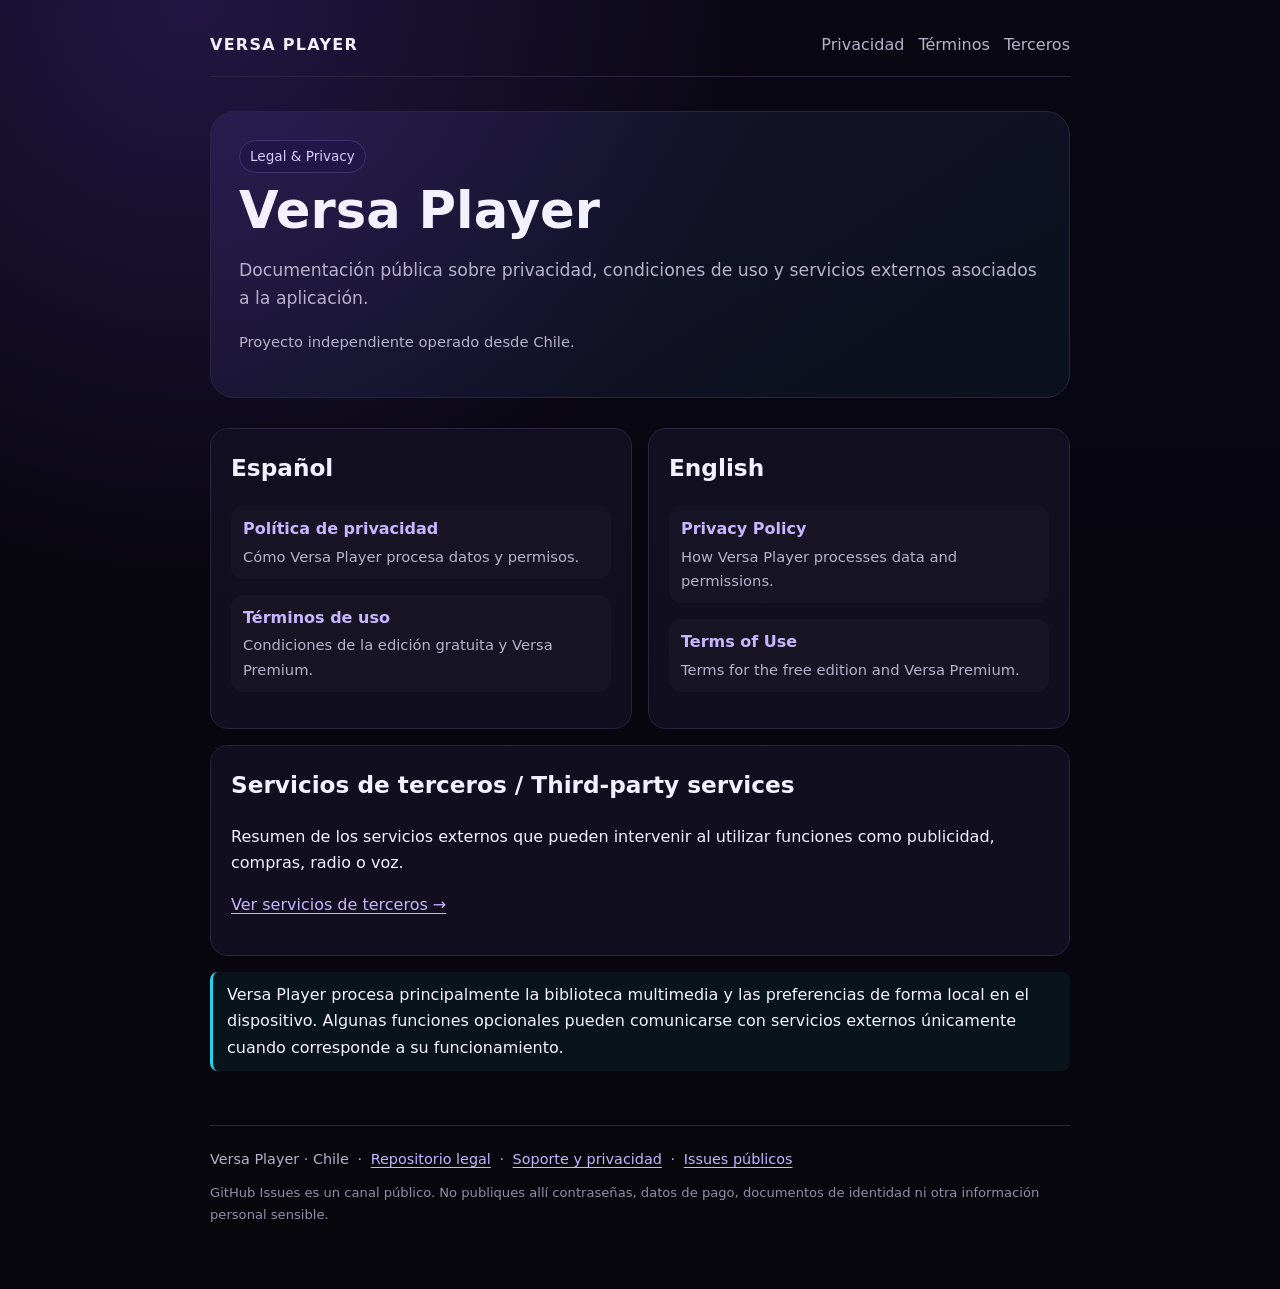
<file: index.html>
<!doctype html>
<html lang="es">
<head>
<meta charset="utf-8">
<meta name="viewport" content="width=device-width,initial-scale=1">
<meta name="color-scheme" content="dark">
<title>Versa Player — Legal & Privacy</title>
<meta name="description" content="Política de privacidad, términos de uso y servicios de terceros de Versa Player.">
<link rel="stylesheet" href="./styles.css">
</head>
<body>
<main class="wrap">
<header class="top">
  <a class="brand" href="./index.html">VERSA PLAYER</a>
  <nav class="nav" aria-label="Navegación legal">
    <a href="./privacy/es.html">Privacidad</a>
    <a href="./terms/es.html">Términos</a>
    <a href="./third-party/index.html">Terceros</a>
  </nav>
</header>

<section class="hero">
  <span class="badge">Legal & Privacy</span>
  <h1>Versa Player</h1>
  <p class="subtitle">Documentación pública sobre privacidad, condiciones de uso y servicios externos asociados a la aplicación.</p>
  <p class="meta">Proyecto independiente operado desde Chile.</p>
</section>

<section class="grid" aria-label="Documentos legales">
  <article class="card">
    <h2>Español</h2>
    <p><a class="doc-link" href="./privacy/es.html"><strong>Política de privacidad</strong><span>Cómo Versa Player procesa datos y permisos.</span></a></p>
    <p><a class="doc-link" href="./terms/es.html"><strong>Términos de uso</strong><span>Condiciones de la edición gratuita y Versa Premium.</span></a></p>
  </article>

  <article class="card">
    <h2>English</h2>
    <p><a class="doc-link" href="./privacy/en.html"><strong>Privacy Policy</strong><span>How Versa Player processes data and permissions.</span></a></p>
    <p><a class="doc-link" href="./terms/en.html"><strong>Terms of Use</strong><span>Terms for the free edition and Versa Premium.</span></a></p>
  </article>

  <article class="card full">
    <h2>Servicios de terceros / Third-party services</h2>
    <p>Resumen de los servicios externos que pueden intervenir al utilizar funciones como publicidad, compras, radio o voz.</p>
    <p><a href="./third-party/index.html">Ver servicios de terceros →</a></p>
  </article>
</section>

<p class="notice">Versa Player procesa principalmente la biblioteca multimedia y las preferencias de forma local en el dispositivo. Algunas funciones opcionales pueden comunicarse con servicios externos únicamente cuando corresponde a su funcionamiento.</p>

<footer>
  <span>Versa Player · Chile</span>
  <span class="sep">·</span>
  <a href="https://github.com/Marco-GoD/versa-player-legal">Repositorio legal</a>
  <span class="sep">·</span>
  <a href="mailto:marcogod.contact@gmail.com">Soporte y privacidad</a>
  <span class="sep">·</span>
  <a href="https://github.com/Marco-GoD/versa-player-legal/issues">Issues públicos</a>
  <p class="fineprint">GitHub Issues es un canal público. No publiques allí contraseñas, datos de pago, documentos de identidad ni otra información personal sensible.</p>
</footer>
</main>
</body>
</html>
</file>
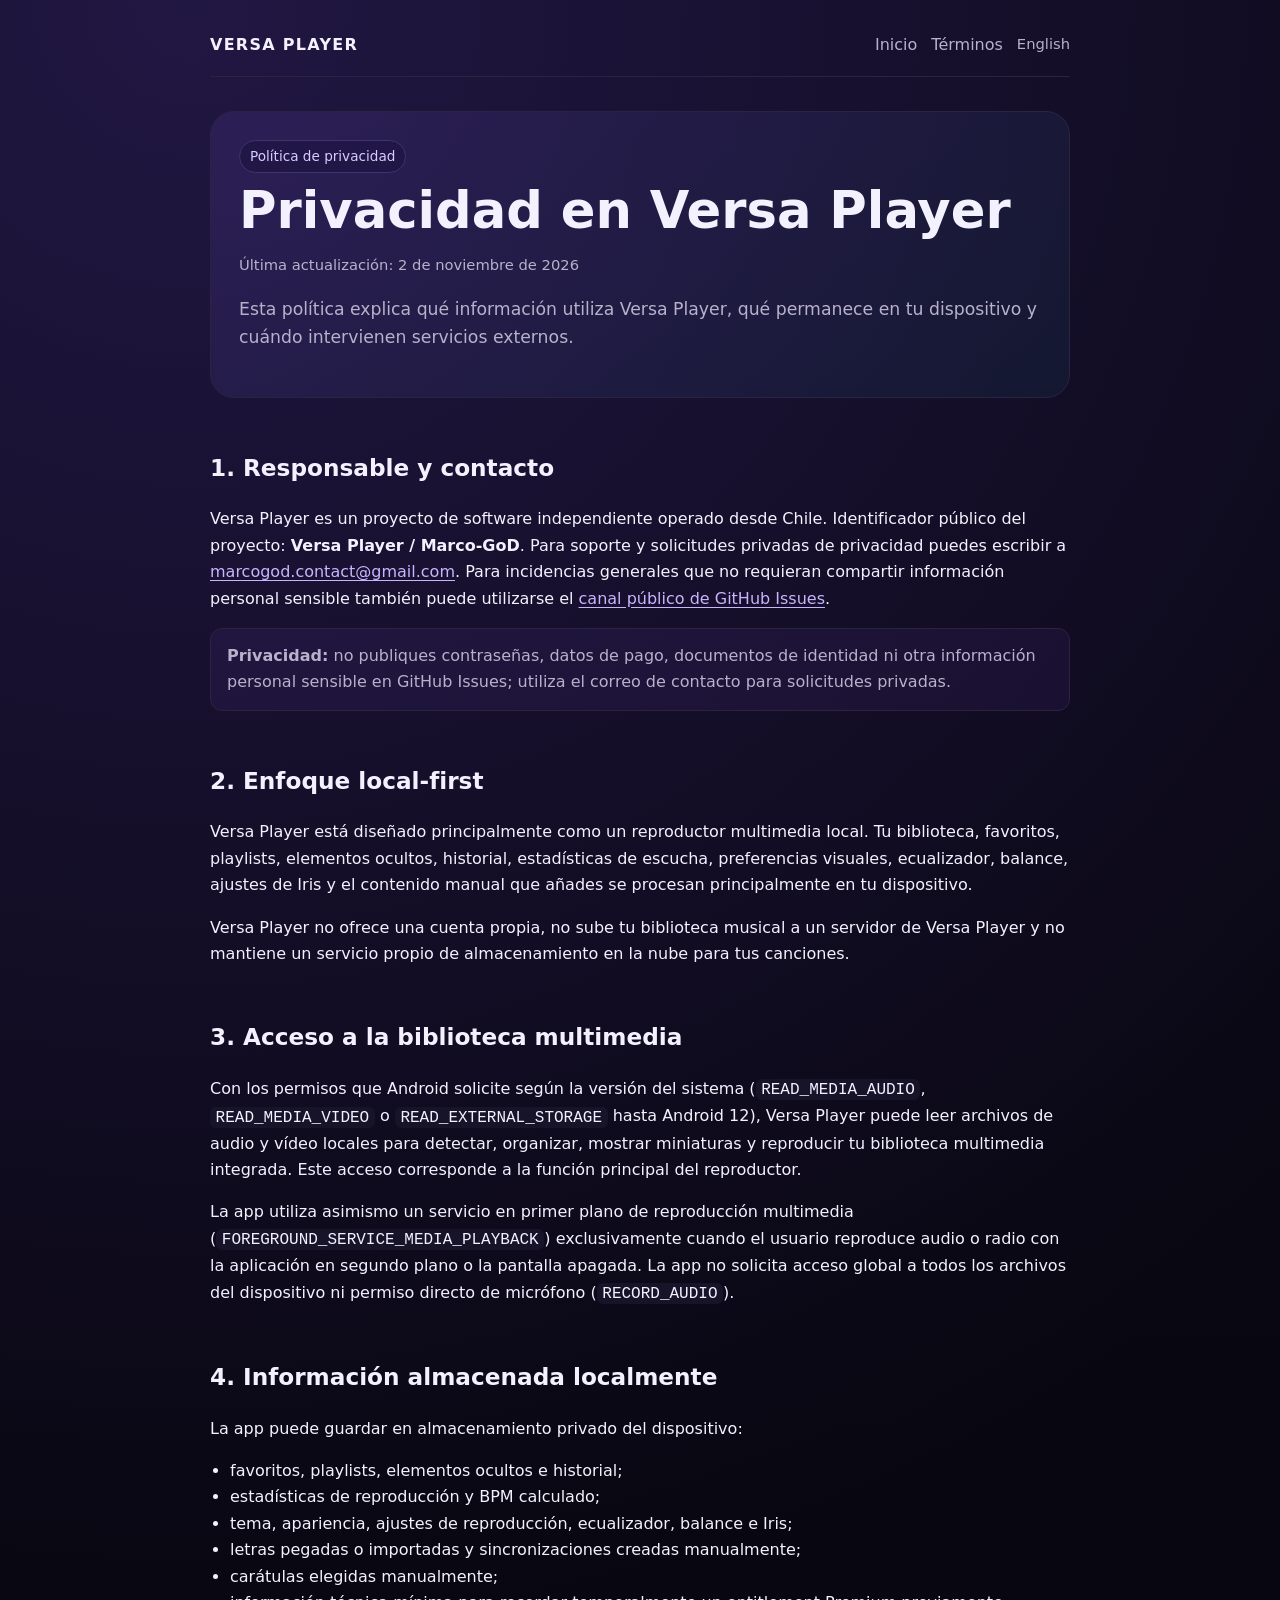
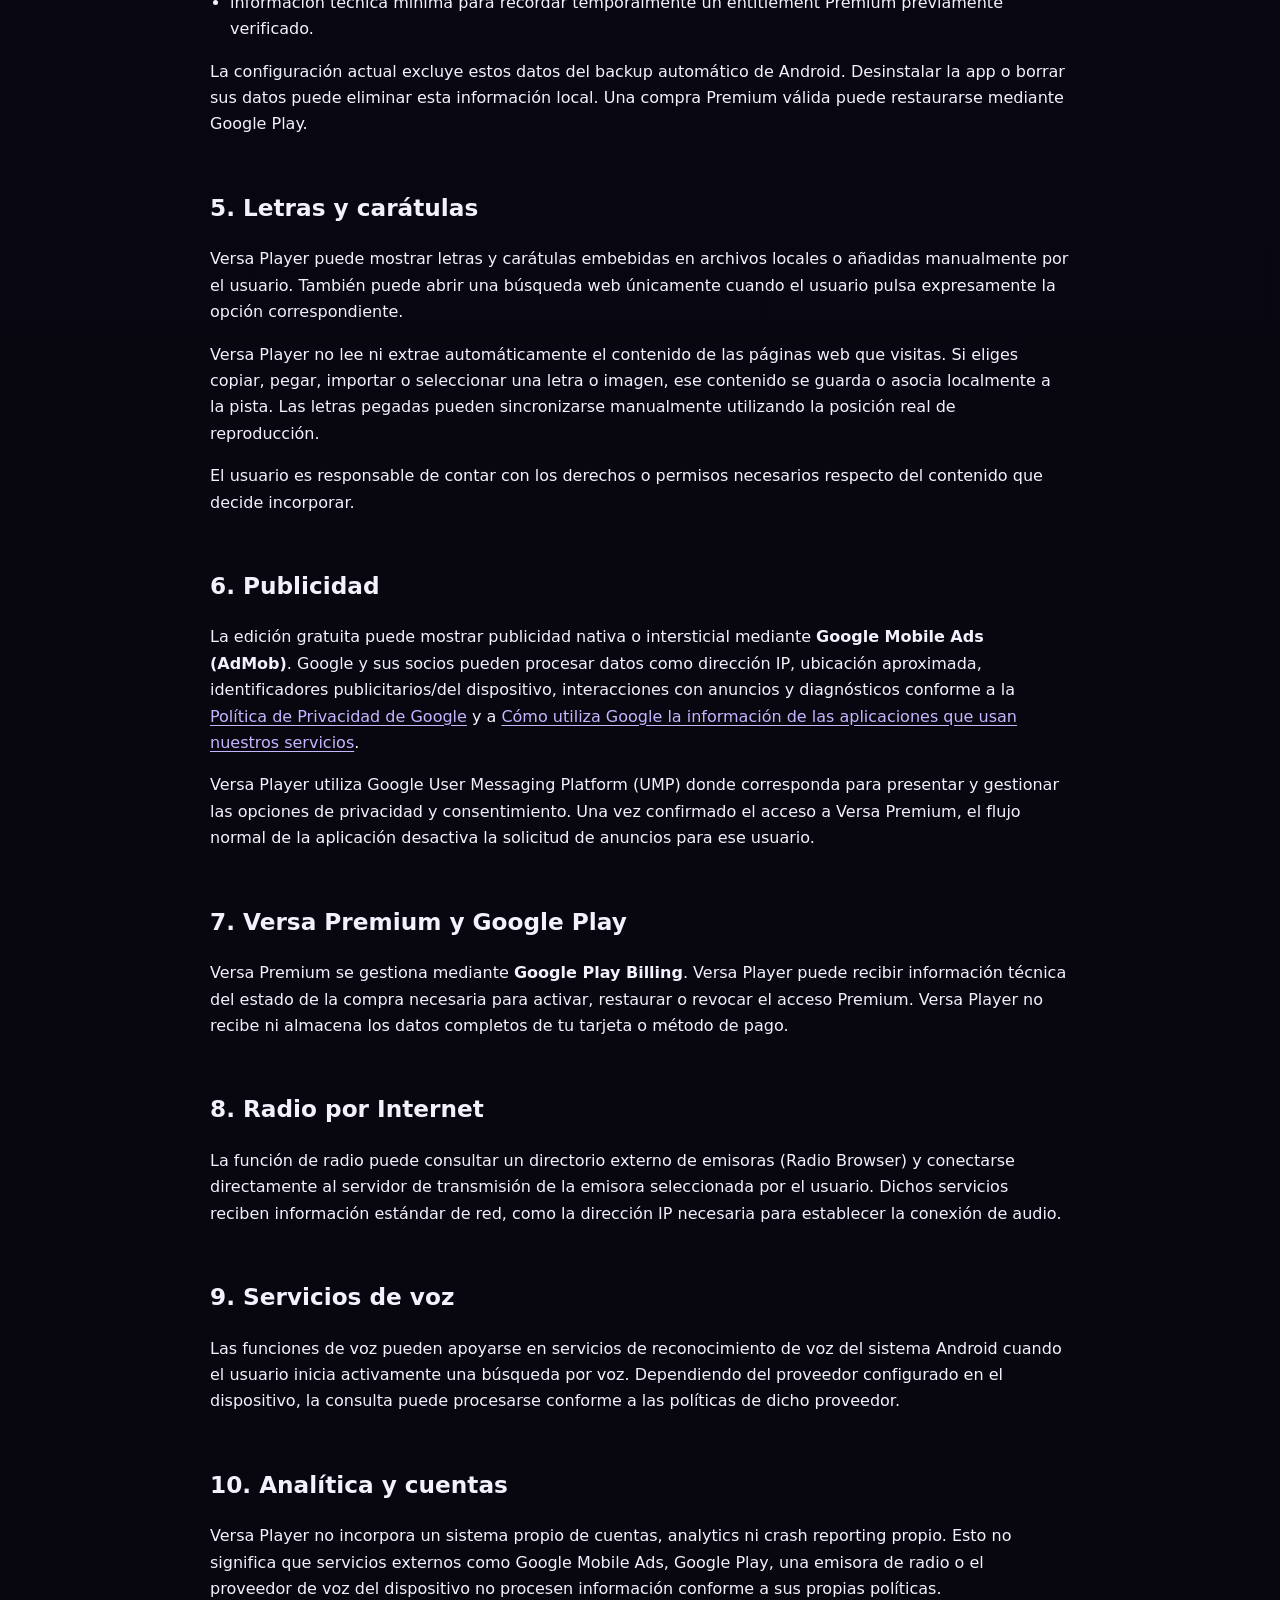
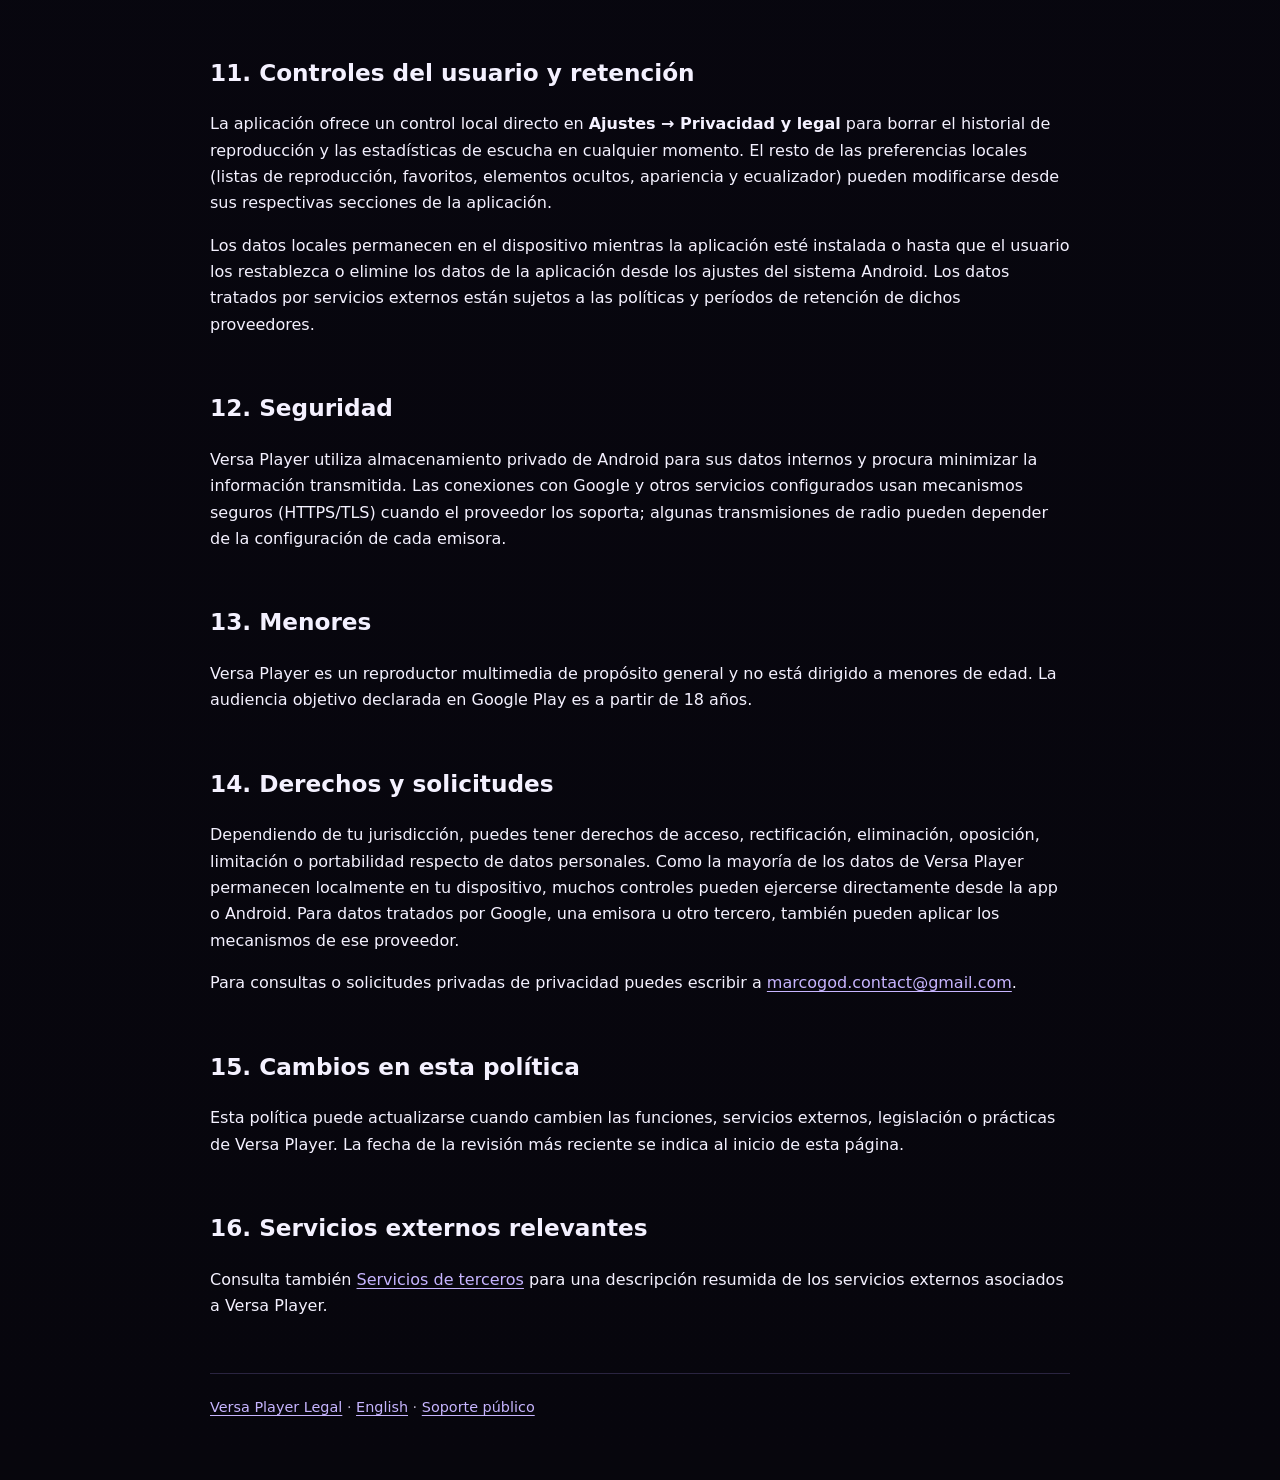
<file: privacy/index.html>
<!doctype html><html lang="es"><head><meta charset="utf-8"><meta name="viewport" content="width=device-width,initial-scale=1"><meta http-equiv="refresh" content="0; url=./es.html"><title>Privacidad — Versa Player</title><link rel="canonical" href="./es.html"></head><body><p><a href="./es.html">Política de privacidad de Versa Player</a></p></body></html>
</file>
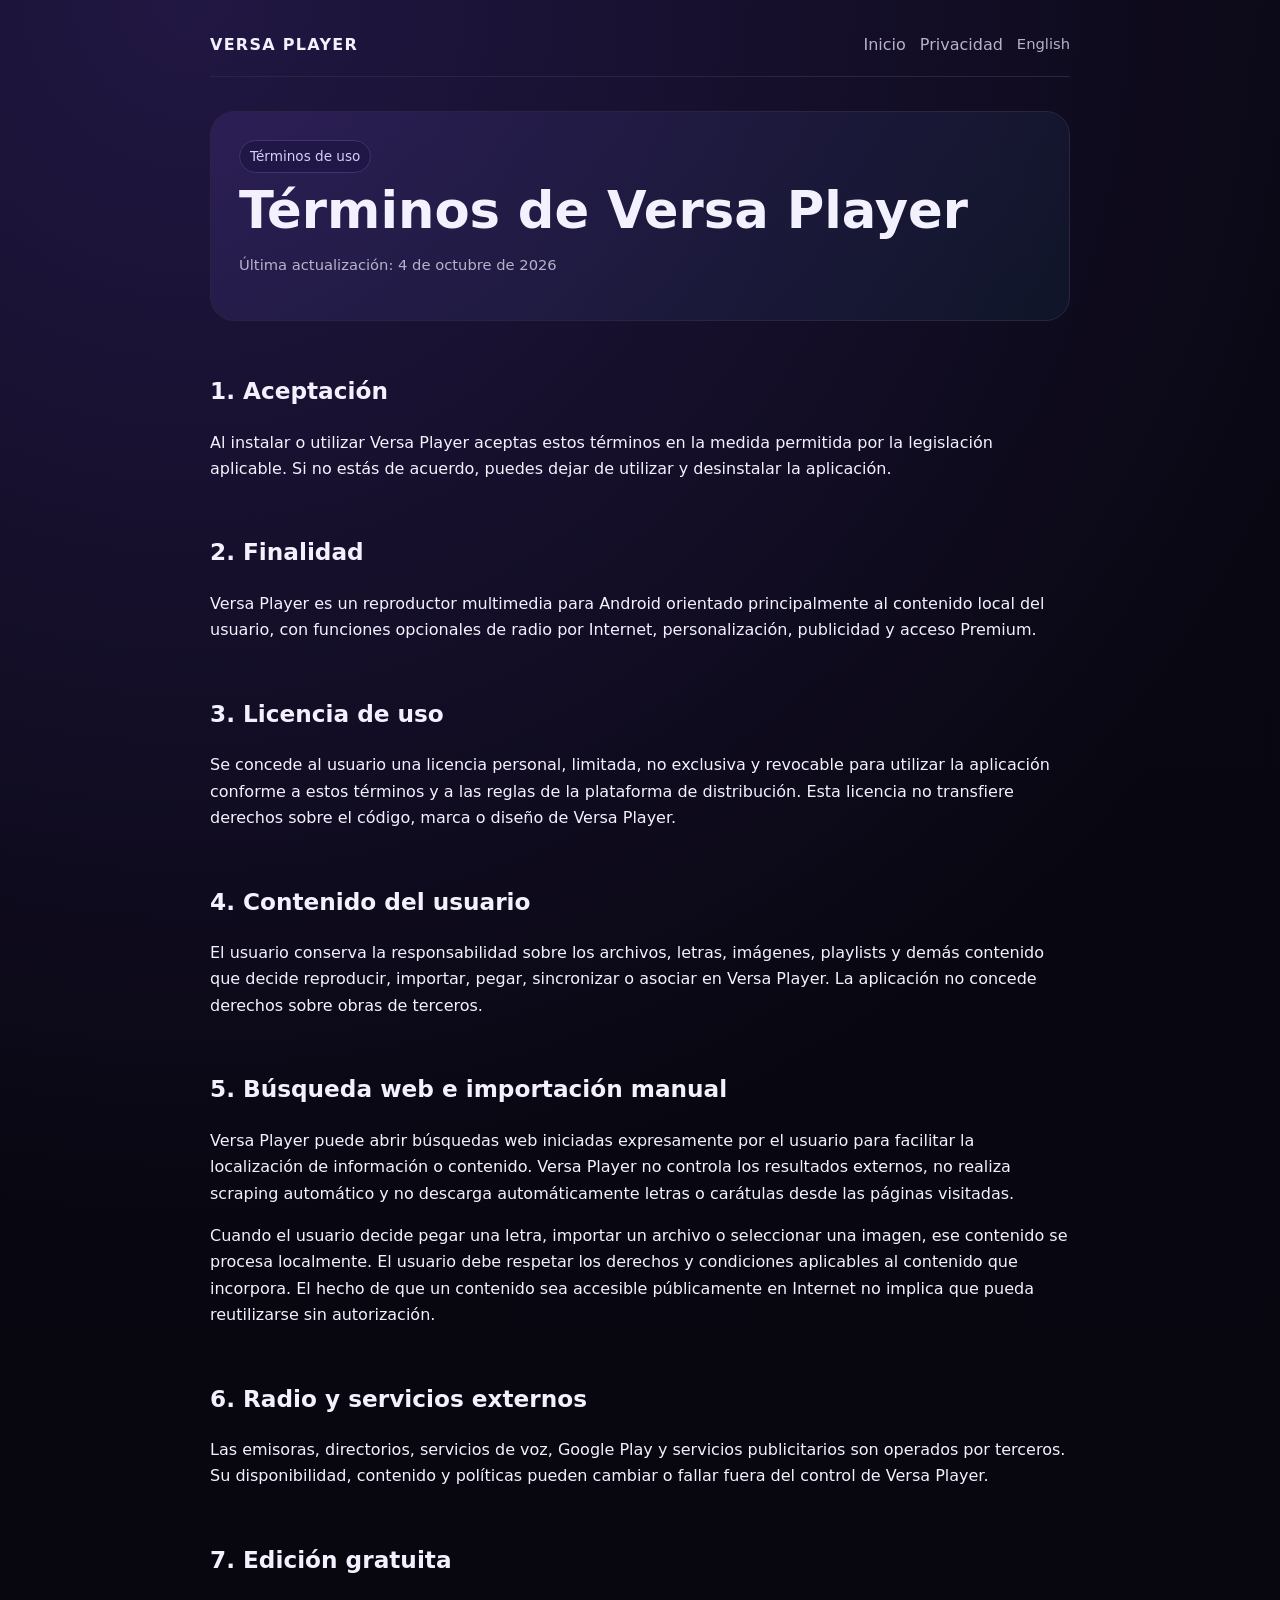
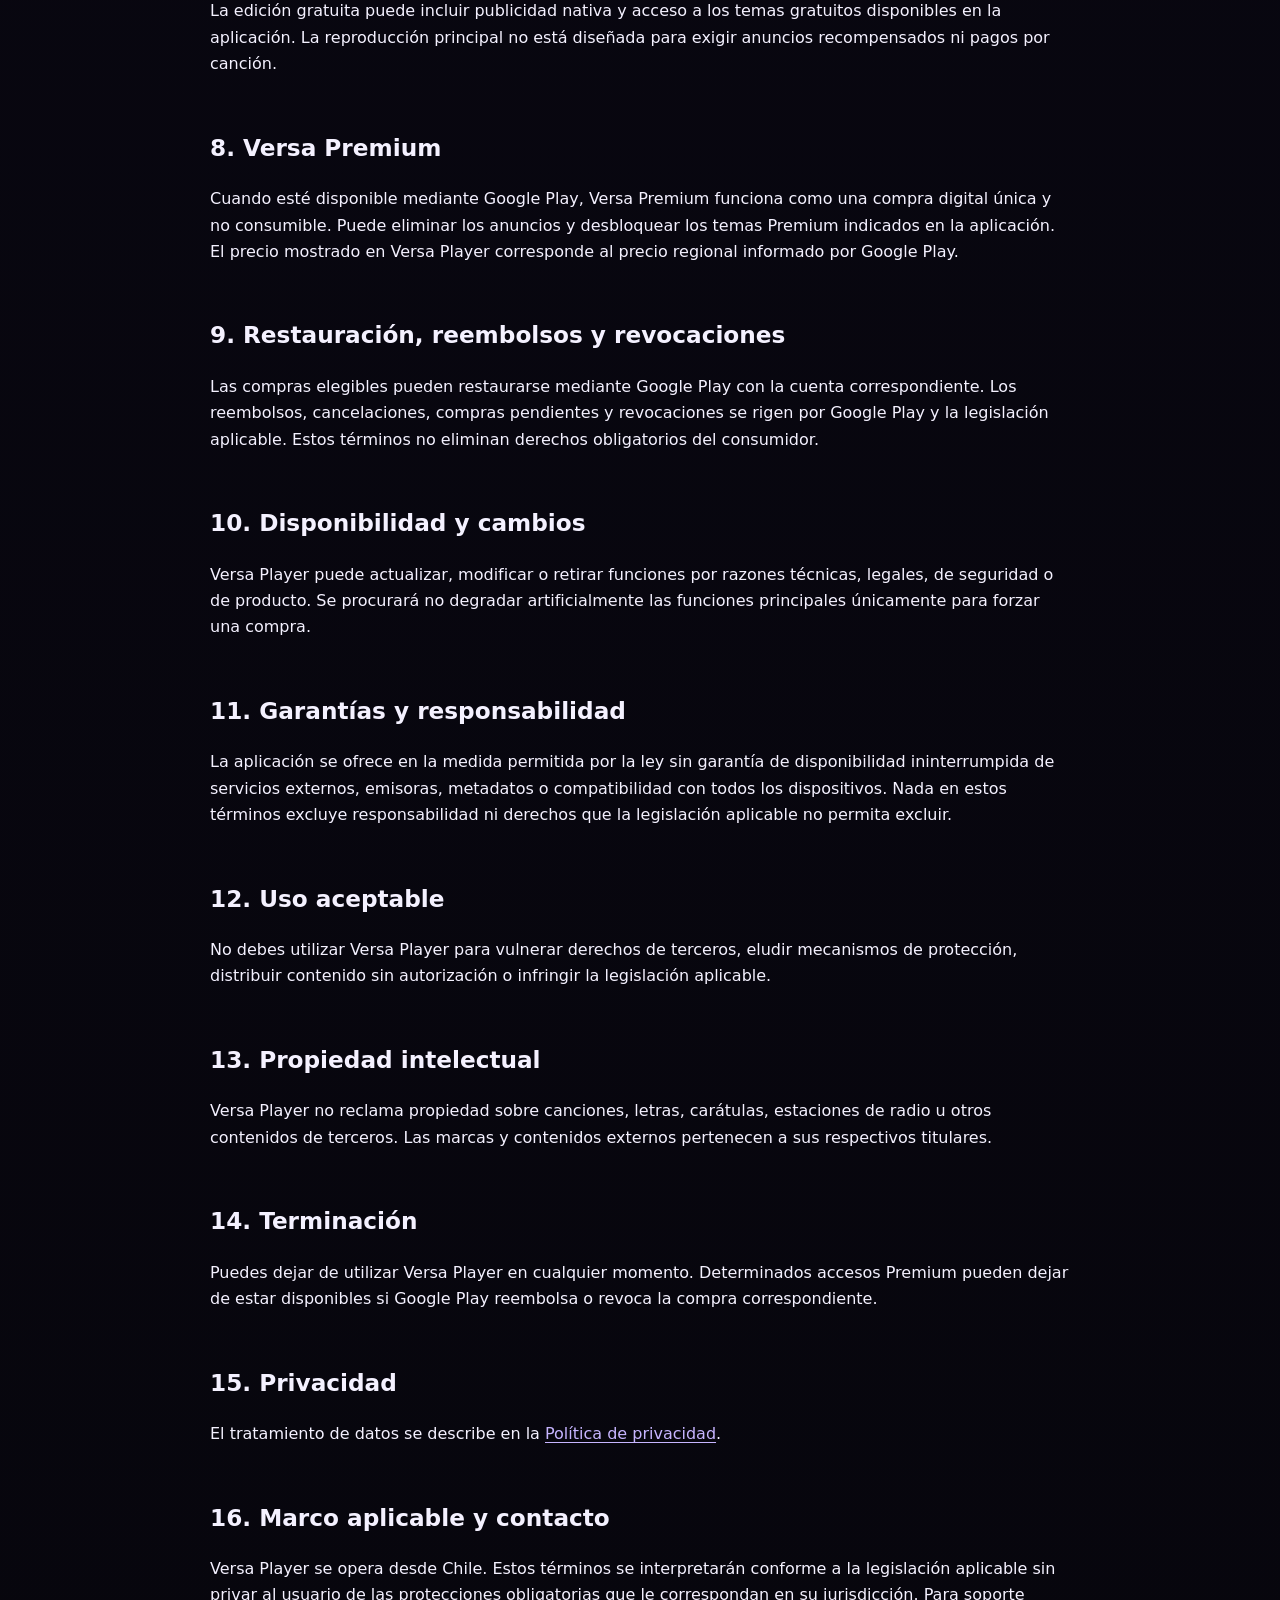
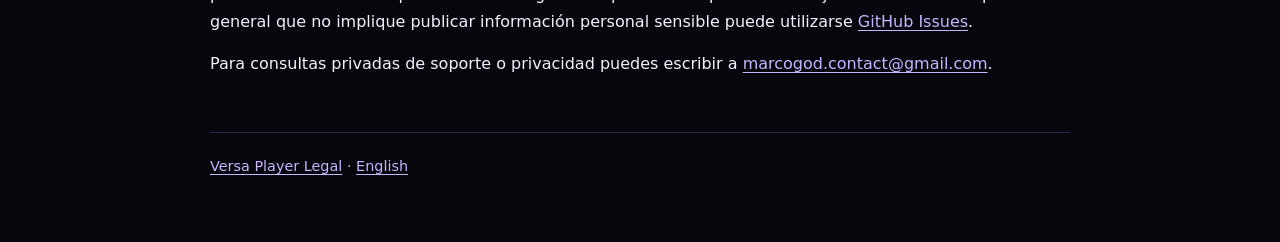
<file: terms/index.html>
<!doctype html><html lang="es"><head><meta charset="utf-8"><meta name="viewport" content="width=device-width,initial-scale=1"><meta http-equiv="refresh" content="0; url=./es.html"><title>Términos — Versa Player</title><link rel="canonical" href="./es.html"></head><body><p><a href="./es.html">Términos de uso de Versa Player</a></p></body></html>
</file>
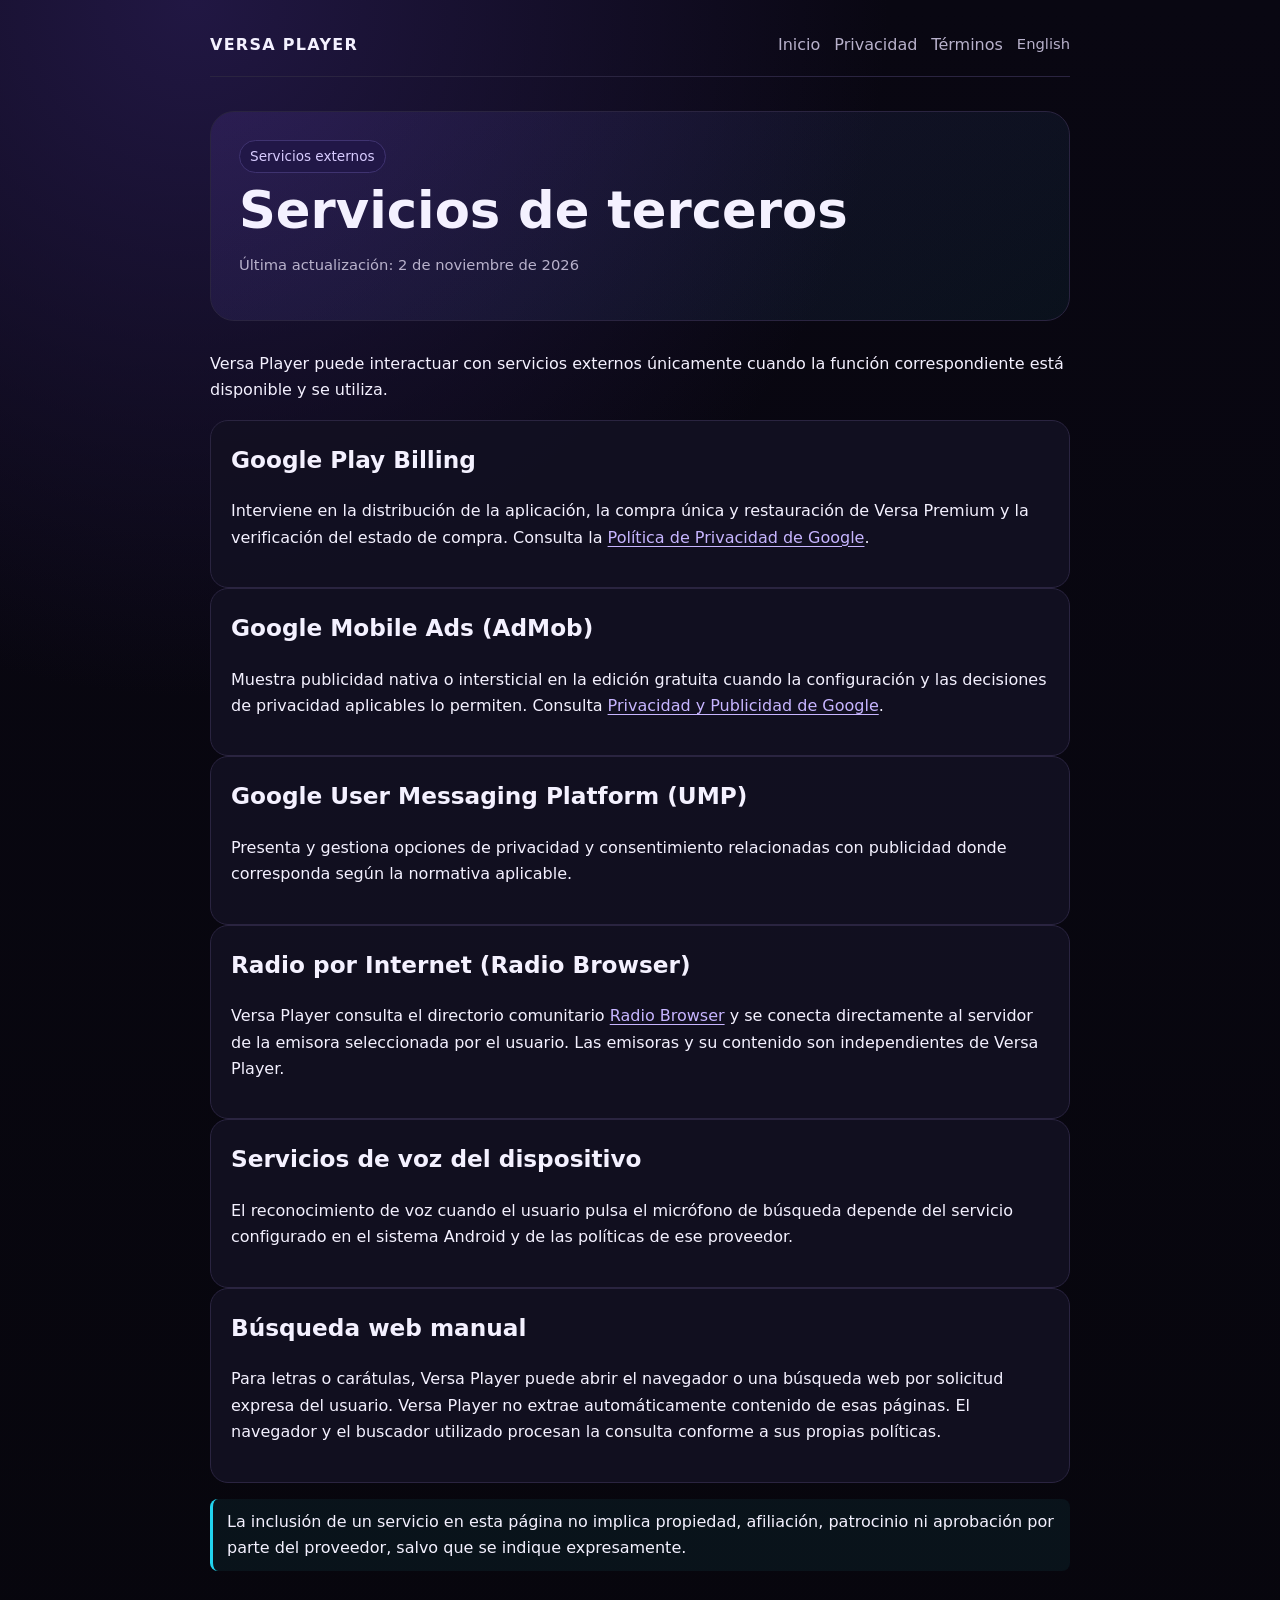
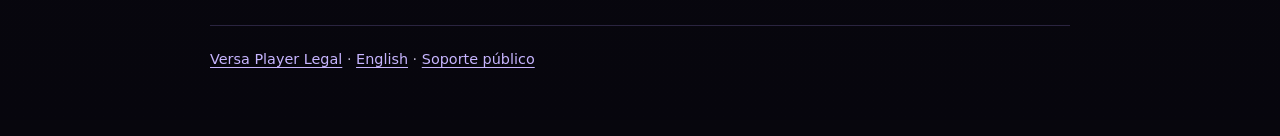
<file: third-party/index.html>
<!doctype html>
<html lang="es">
<head>
  <meta charset="utf-8">
  <meta name="viewport" content="width=device-width,initial-scale=1">
  <title>Servicios de terceros — Versa Player</title>
  <meta name="description" content="Servicios externos utilizados por Versa Player.">
  <link rel="stylesheet" href="../styles.css">
</head>
<body>
<main class="wrap">
  <header class="top">
    <a class="brand" href="../index.html">VERSA PLAYER</a>
    <nav class="nav">
      <a href="../index.html">Inicio</a>
      <a href="../privacy/es.html">Privacidad</a>
      <a href="../terms/es.html">Términos</a>
      <a class="lang" href="./en.html">English</a>
    </nav>
  </header>

  <section class="hero">
    <span class="badge">Servicios externos</span>
    <h1>Servicios de terceros</h1>
    <p class="meta">Última actualización: 2 de noviembre de 2026</p>
  </section>

  <p>Versa Player puede interactuar con servicios externos únicamente cuando la función correspondiente está disponible y se utiliza.</p>

  <div class="card">
    <h2>Google Play Billing</h2>
    <p>Interviene en la distribución de la aplicación, la compra única y restauración de Versa Premium y la verificación del estado de compra. Consulta la <a href="https://policies.google.com/privacy" target="_blank" rel="noopener noreferrer">Política de Privacidad de Google</a>.</p>
  </div>

  <div class="card">
    <h2>Google Mobile Ads (AdMob)</h2>
    <p>Muestra publicidad nativa o intersticial en la edición gratuita cuando la configuración y las decisiones de privacidad aplicables lo permiten. Consulta <a href="https://policies.google.com/technologies/ads" target="_blank" rel="noopener noreferrer">Privacidad y Publicidad de Google</a>.</p>
  </div>

  <div class="card">
    <h2>Google User Messaging Platform (UMP)</h2>
    <p>Presenta y gestiona opciones de privacidad y consentimiento relacionadas con publicidad donde corresponda según la normativa aplicable.</p>
  </div>

  <div class="card">
    <h2>Radio por Internet (Radio Browser)</h2>
    <p>Versa Player consulta el directorio comunitario <a href="https://www.radio-browser.info/" target="_blank" rel="noopener noreferrer">Radio Browser</a> y se conecta directamente al servidor de la emisora seleccionada por el usuario. Las emisoras y su contenido son independientes de Versa Player.</p>
  </div>

  <div class="card">
    <h2>Servicios de voz del dispositivo</h2>
    <p>El reconocimiento de voz cuando el usuario pulsa el micrófono de búsqueda depende del servicio configurado en el sistema Android y de las políticas de ese proveedor.</p>
  </div>

  <div class="card">
    <h2>Búsqueda web manual</h2>
    <p>Para letras o carátulas, Versa Player puede abrir el navegador o una búsqueda web por solicitud expresa del usuario. Versa Player no extrae automáticamente contenido de esas páginas. El navegador y el buscador utilizado procesan la consulta conforme a sus propias políticas.</p>
  </div>

  <p class="notice">La inclusión de un servicio en esta página no implica propiedad, afiliación, patrocinio ni aprobación por parte del proveedor, salvo que se indique expresamente.</p>

  <footer>
    <a href="../index.html">Versa Player Legal</a> · <a href="./en.html">English</a> · <a href="https://github.com/Marco-GoD/versa-player-legal/issues">Soporte público</a>
  </footer>
</main>
</body>
</html>
</file>
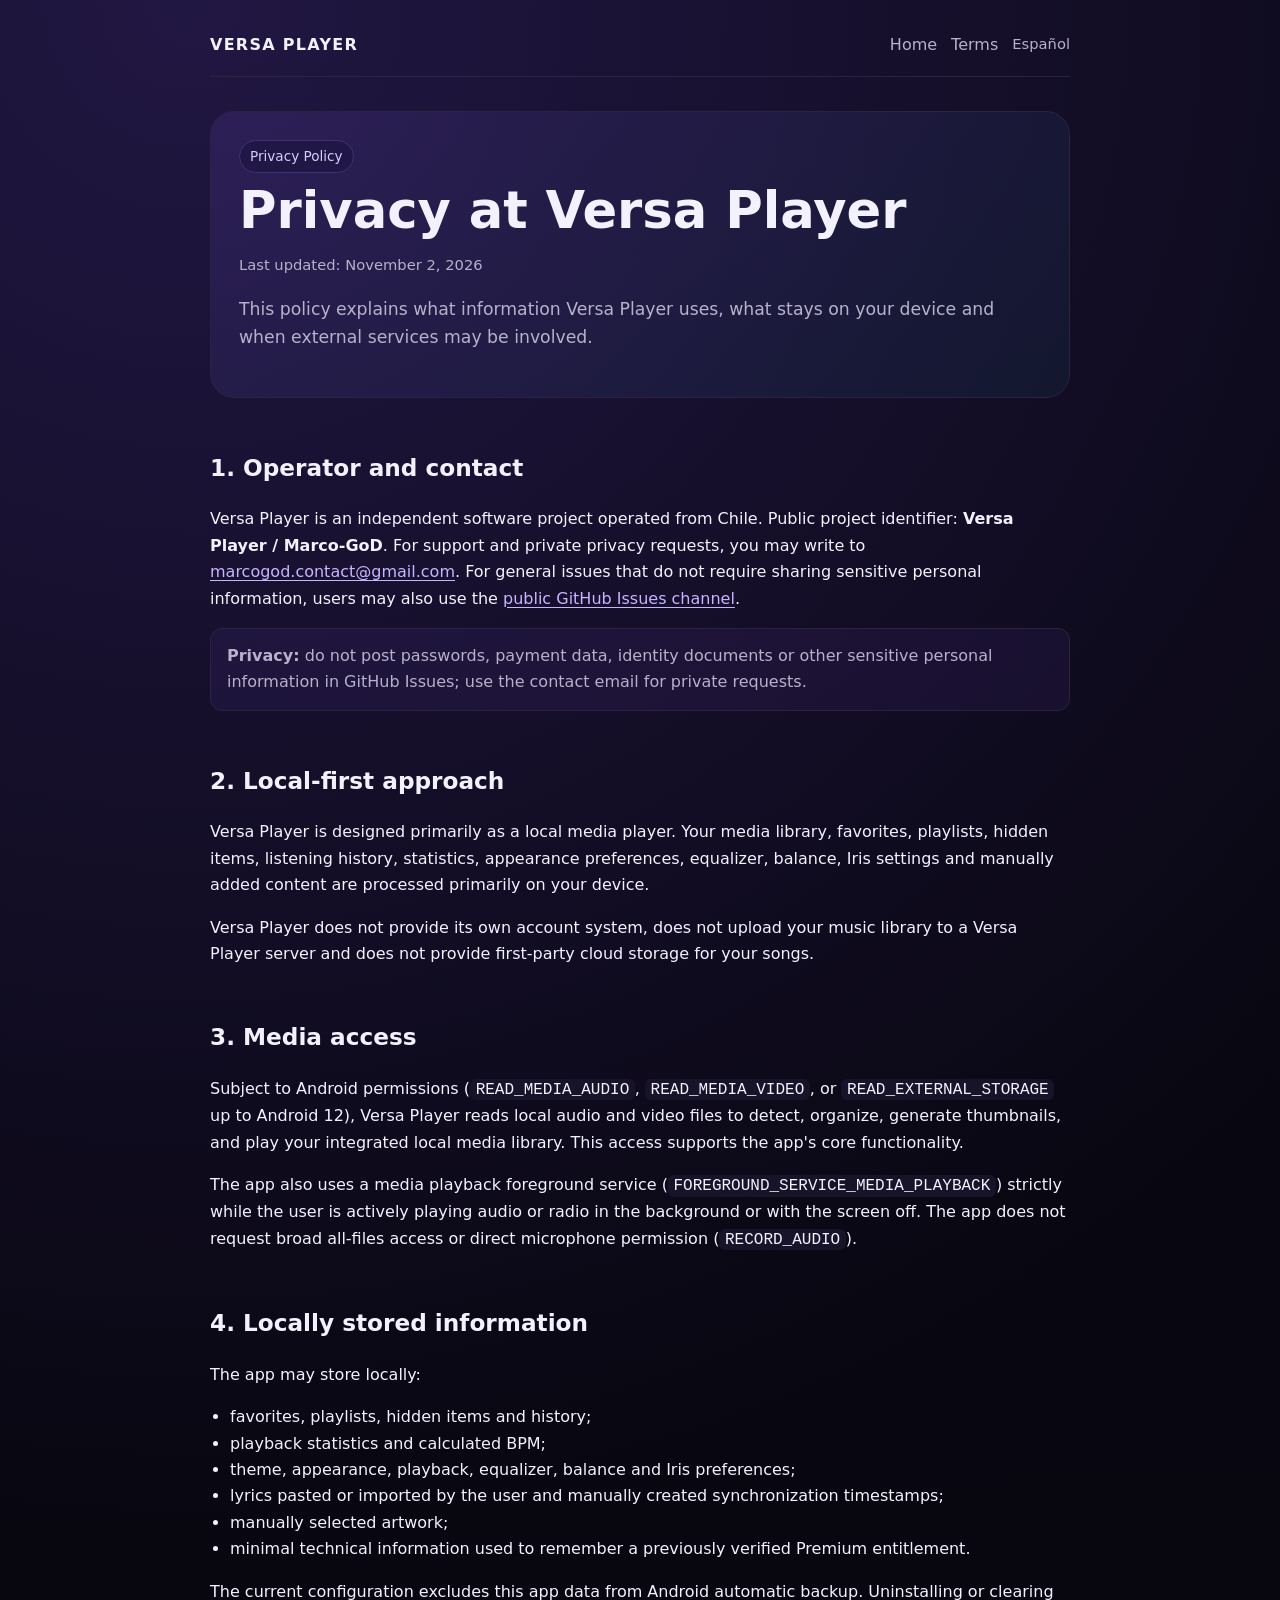
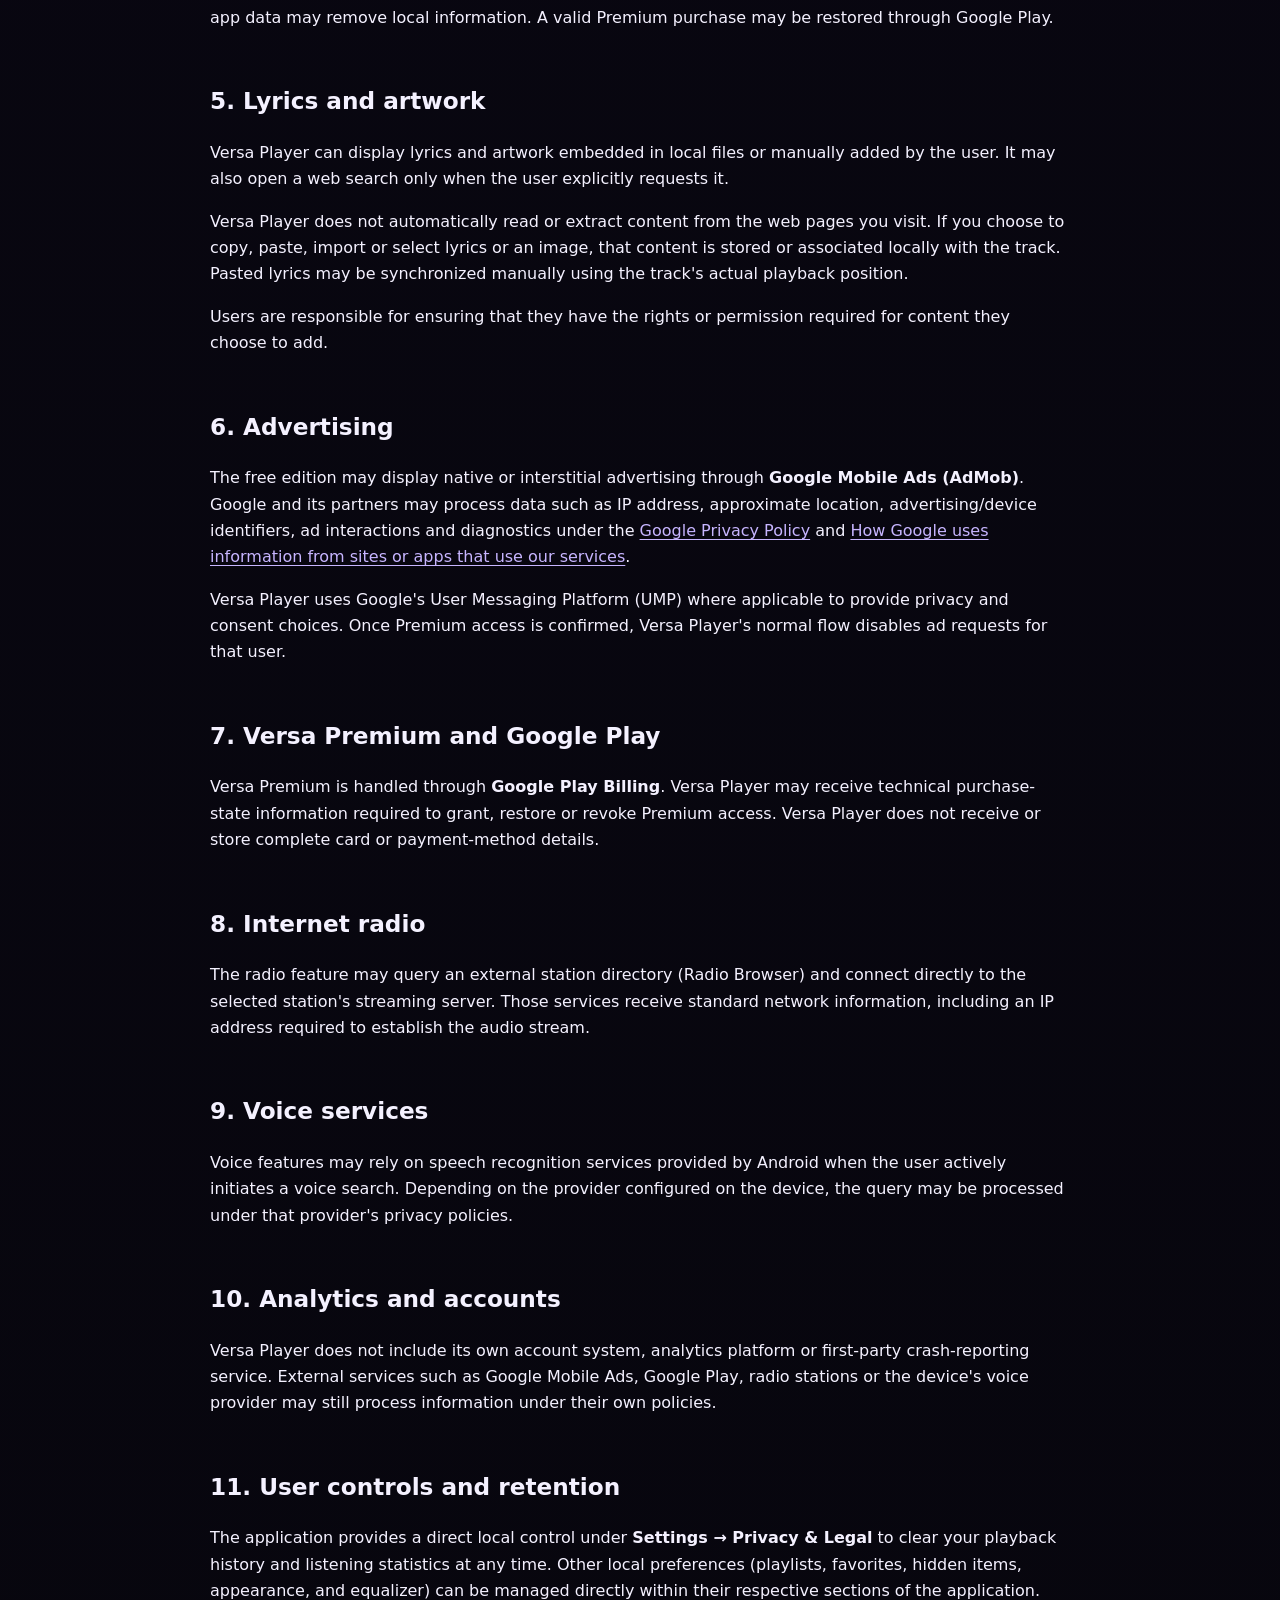
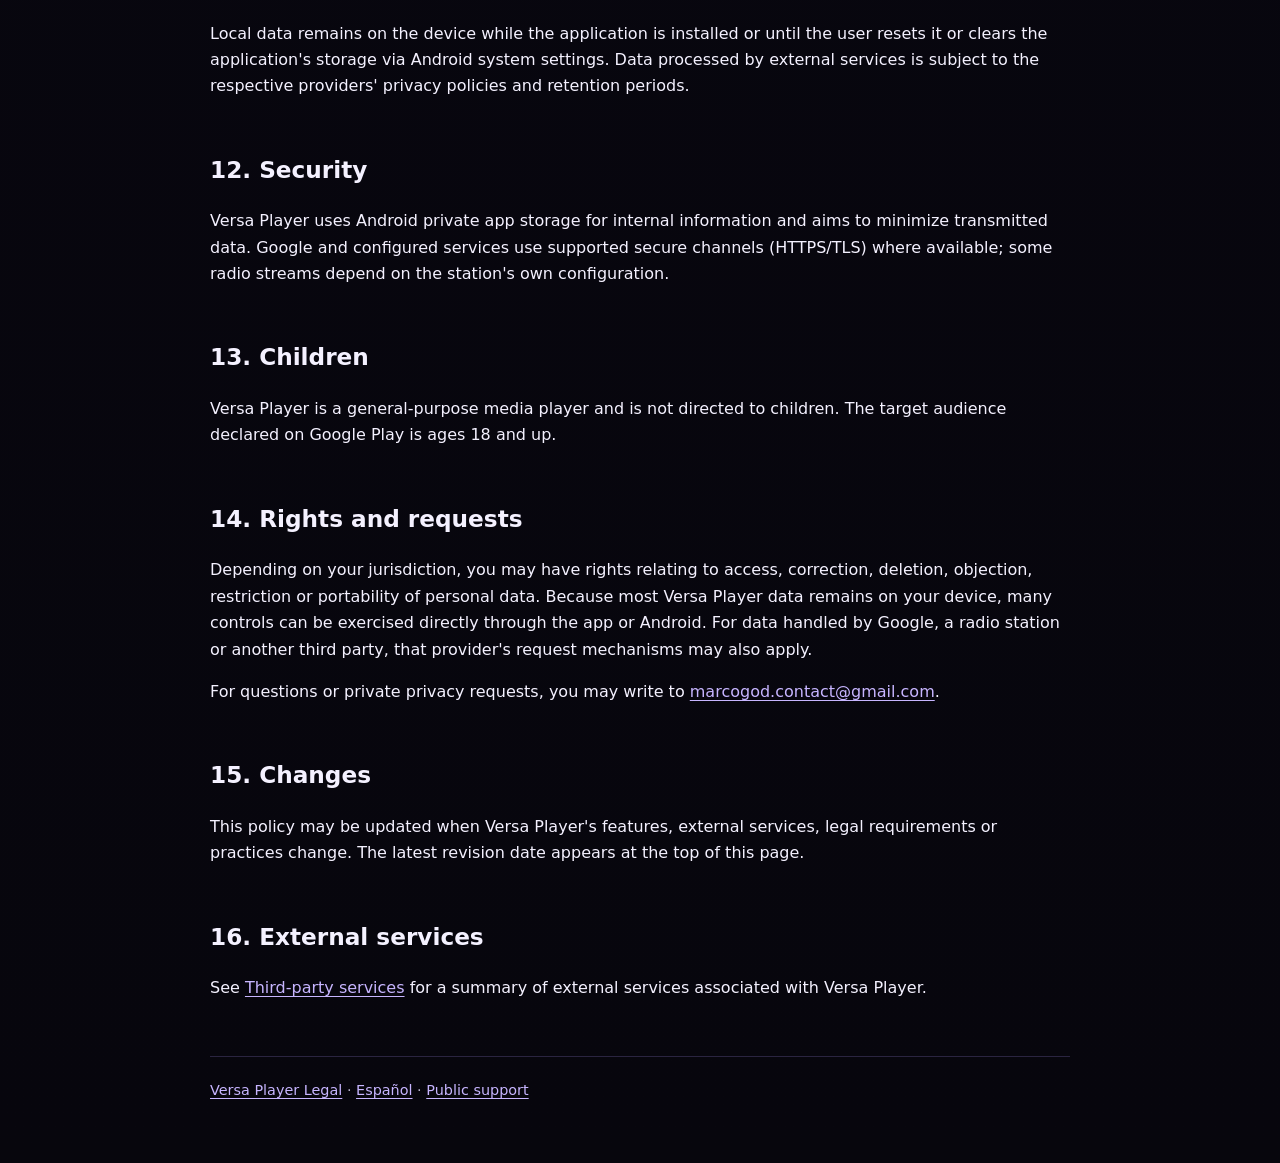
<file: privacy/en.html>
<!doctype html>
<html lang="en">
<head>
  <meta charset="utf-8">
  <meta name="viewport" content="width=device-width,initial-scale=1">
  <title>Privacy Policy — Versa Player</title>
  <meta name="description" content="Versa Player privacy policy for Android.">
  <link rel="stylesheet" href="../styles.css">
</head>
<body>
<main class="wrap">
  <header class="top">
    <a class="brand" href="../index.html">VERSA PLAYER</a>
    <nav class="nav">
      <a href="../index.html">Home</a>
      <a href="../terms/en.html">Terms</a>
      <a class="lang" href="./es.html">Español</a>
    </nav>
  </header>

  <section class="hero">
    <span class="badge">Privacy Policy</span>
    <h1>Privacy at Versa Player</h1>
    <p class="meta">Last updated: November 2, 2026</p>
    <p class="subtitle">This policy explains what information Versa Player uses, what stays on your device and when external services may be involved.</p>
  </section>

  <h2>1. Operator and contact</h2>
  <p>Versa Player is an independent software project operated from Chile. Public project identifier: <strong>Versa Player / Marco-GoD</strong>. For support and private privacy requests, you may write to <a href="mailto:marcogod.contact@gmail.com">marcogod.contact@gmail.com</a>. For general issues that do not require sharing sensitive personal information, users may also use the <a href="https://github.com/Marco-GoD/versa-player-legal/issues">public GitHub Issues channel</a>.</p>
  <p class="callout"><strong>Privacy:</strong> do not post passwords, payment data, identity documents or other sensitive personal information in GitHub Issues; use the contact email for private requests.</p>

  <h2>2. Local-first approach</h2>
  <p>Versa Player is designed primarily as a local media player. Your media library, favorites, playlists, hidden items, listening history, statistics, appearance preferences, equalizer, balance, Iris settings and manually added content are processed primarily on your device.</p>
  <p>Versa Player does not provide its own account system, does not upload your music library to a Versa Player server and does not provide first-party cloud storage for your songs.</p>

  <h2>3. Media access</h2>
  <p>Subject to Android permissions (<code>READ_MEDIA_AUDIO</code>, <code>READ_MEDIA_VIDEO</code>, or <code>READ_EXTERNAL_STORAGE</code> up to Android 12), Versa Player reads local audio and video files to detect, organize, generate thumbnails, and play your integrated local media library. This access supports the app's core functionality.</p>
  <p>The app also uses a media playback foreground service (<code>FOREGROUND_SERVICE_MEDIA_PLAYBACK</code>) strictly while the user is actively playing audio or radio in the background or with the screen off. The app does not request broad all-files access or direct microphone permission (<code>RECORD_AUDIO</code>).</p>

  <h2>4. Locally stored information</h2>
  <p>The app may store locally:</p>
  <ul>
    <li>favorites, playlists, hidden items and history;</li>
    <li>playback statistics and calculated BPM;</li>
    <li>theme, appearance, playback, equalizer, balance and Iris preferences;</li>
    <li>lyrics pasted or imported by the user and manually created synchronization timestamps;</li>
    <li>manually selected artwork;</li>
    <li>minimal technical information used to remember a previously verified Premium entitlement.</li>
  </ul>
  <p>The current configuration excludes this app data from Android automatic backup. Uninstalling or clearing app data may remove local information. A valid Premium purchase may be restored through Google Play.</p>

  <h2>5. Lyrics and artwork</h2>
  <p>Versa Player can display lyrics and artwork embedded in local files or manually added by the user. It may also open a web search only when the user explicitly requests it.</p>
  <p>Versa Player does not automatically read or extract content from the web pages you visit. If you choose to copy, paste, import or select lyrics or an image, that content is stored or associated locally with the track. Pasted lyrics may be synchronized manually using the track's actual playback position.</p>
  <p>Users are responsible for ensuring that they have the rights or permission required for content they choose to add.</p>

  <h2>6. Advertising</h2>
  <p>The free edition may display native or interstitial advertising through <strong>Google Mobile Ads (AdMob)</strong>. Google and its partners may process data such as IP address, approximate location, advertising/device identifiers, ad interactions and diagnostics under the <a href="https://policies.google.com/privacy" target="_blank" rel="noopener noreferrer">Google Privacy Policy</a> and <a href="https://policies.google.com/technologies/partner-sites" target="_blank" rel="noopener noreferrer">How Google uses information from sites or apps that use our services</a>.</p>
  <p>Versa Player uses Google's User Messaging Platform (UMP) where applicable to provide privacy and consent choices. Once Premium access is confirmed, Versa Player's normal flow disables ad requests for that user.</p>

  <h2>7. Versa Premium and Google Play</h2>
  <p>Versa Premium is handled through <strong>Google Play Billing</strong>. Versa Player may receive technical purchase-state information required to grant, restore or revoke Premium access. Versa Player does not receive or store complete card or payment-method details.</p>

  <h2>8. Internet radio</h2>
  <p>The radio feature may query an external station directory (Radio Browser) and connect directly to the selected station's streaming server. Those services receive standard network information, including an IP address required to establish the audio stream.</p>

  <h2>9. Voice services</h2>
  <p>Voice features may rely on speech recognition services provided by Android when the user actively initiates a voice search. Depending on the provider configured on the device, the query may be processed under that provider's privacy policies.</p>

  <h2>10. Analytics and accounts</h2>
  <p>Versa Player does not include its own account system, analytics platform or first-party crash-reporting service. External services such as Google Mobile Ads, Google Play, radio stations or the device's voice provider may still process information under their own policies.</p>

  <h2>11. User controls and retention</h2>
  <p>The application provides a direct local control under <strong>Settings → Privacy &amp; Legal</strong> to clear your playback history and listening statistics at any time. Other local preferences (playlists, favorites, hidden items, appearance, and equalizer) can be managed directly within their respective sections of the application.</p>
  <p>Local data remains on the device while the application is installed or until the user resets it or clears the application's storage via Android system settings. Data processed by external services is subject to the respective providers' privacy policies and retention periods.</p>

  <h2>12. Security</h2>
  <p>Versa Player uses Android private app storage for internal information and aims to minimize transmitted data. Google and configured services use supported secure channels (HTTPS/TLS) where available; some radio streams depend on the station's own configuration.</p>

  <h2>13. Children</h2>
  <p>Versa Player is a general-purpose media player and is not directed to children. The target audience declared on Google Play is ages 18 and up.</p>

  <h2>14. Rights and requests</h2>
  <p>Depending on your jurisdiction, you may have rights relating to access, correction, deletion, objection, restriction or portability of personal data. Because most Versa Player data remains on your device, many controls can be exercised directly through the app or Android. For data handled by Google, a radio station or another third party, that provider's request mechanisms may also apply.</p>
  <p>For questions or private privacy requests, you may write to <a href="mailto:marcogod.contact@gmail.com">marcogod.contact@gmail.com</a>.</p>

  <h2>15. Changes</h2>
  <p>This policy may be updated when Versa Player's features, external services, legal requirements or practices change. The latest revision date appears at the top of this page.</p>

  <h2>16. External services</h2>
  <p>See <a href="../third-party/en.html">Third-party services</a> for a summary of external services associated with Versa Player.</p>

  <footer>
    <a href="../index.html">Versa Player Legal</a> · <a href="./es.html">Español</a> · <a href="https://github.com/Marco-GoD/versa-player-legal/issues">Public support</a>
  </footer>
</main>
</body>
</html>
</file>
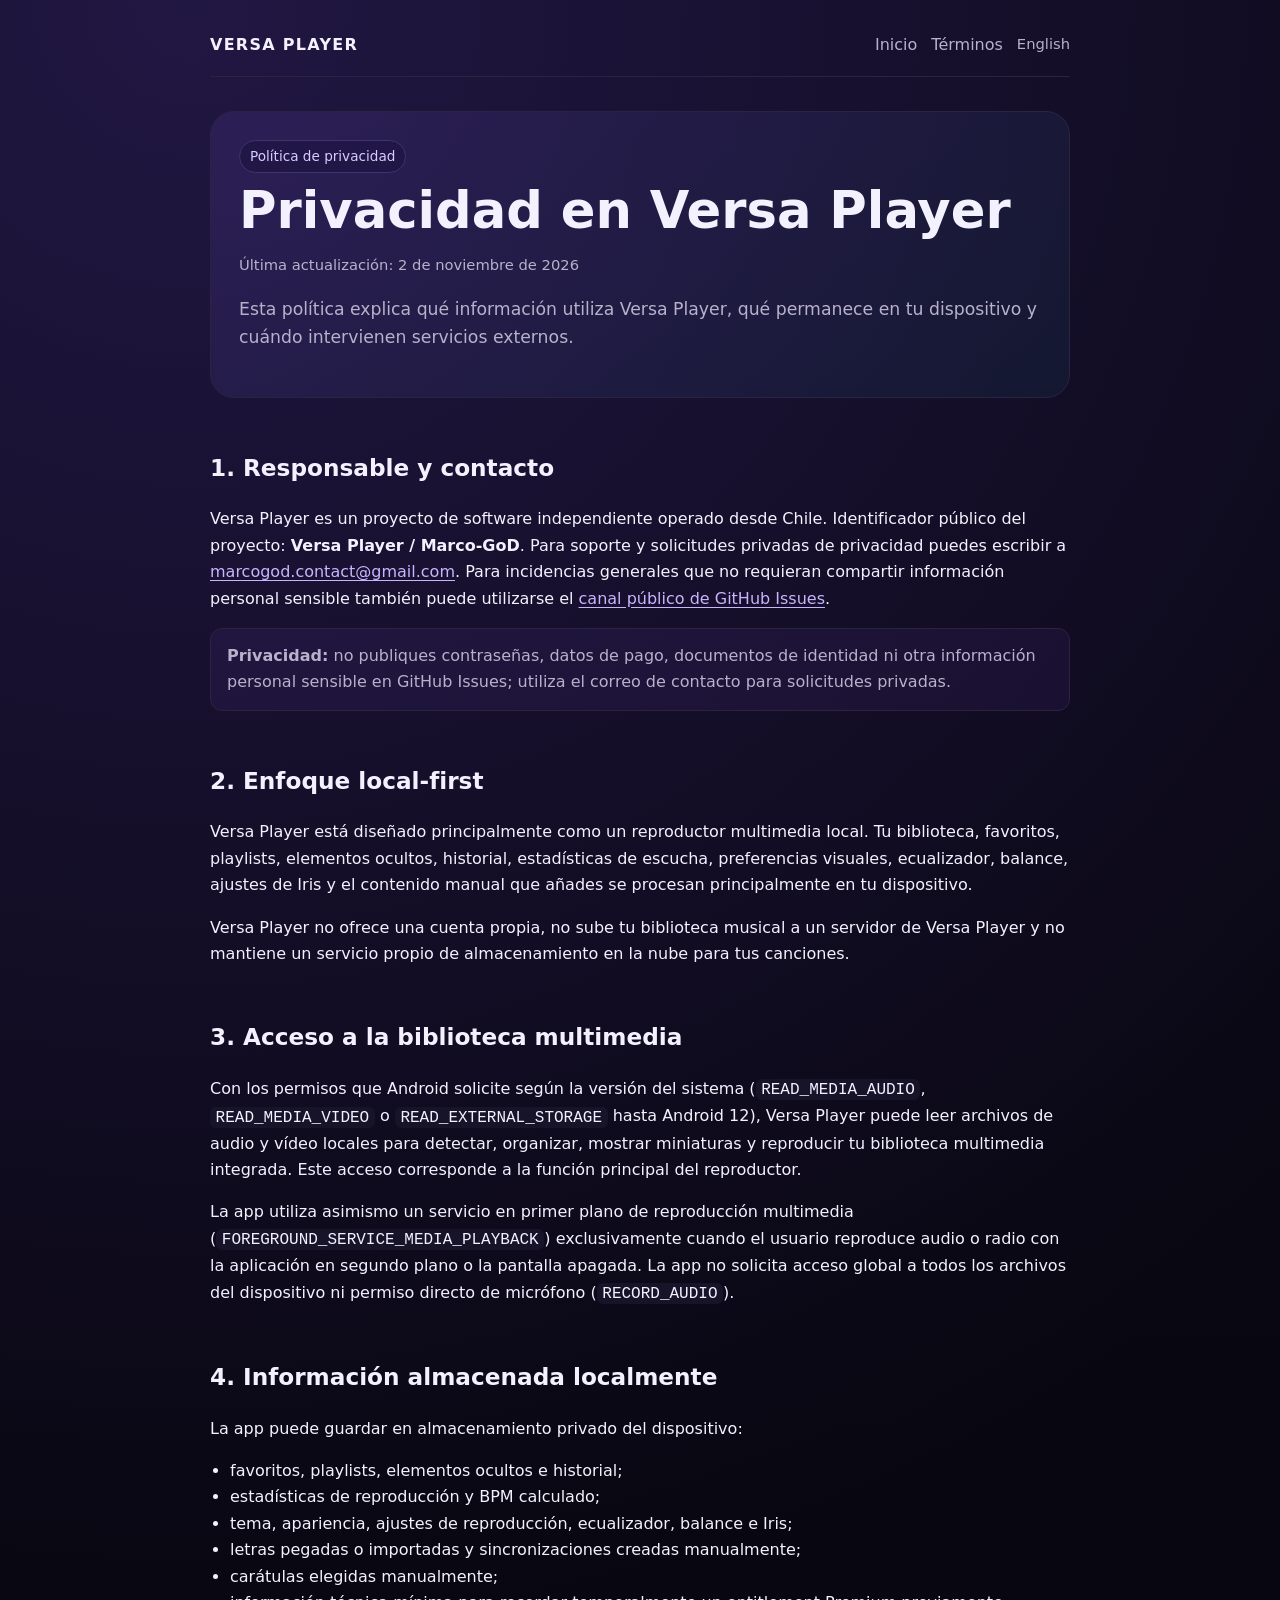
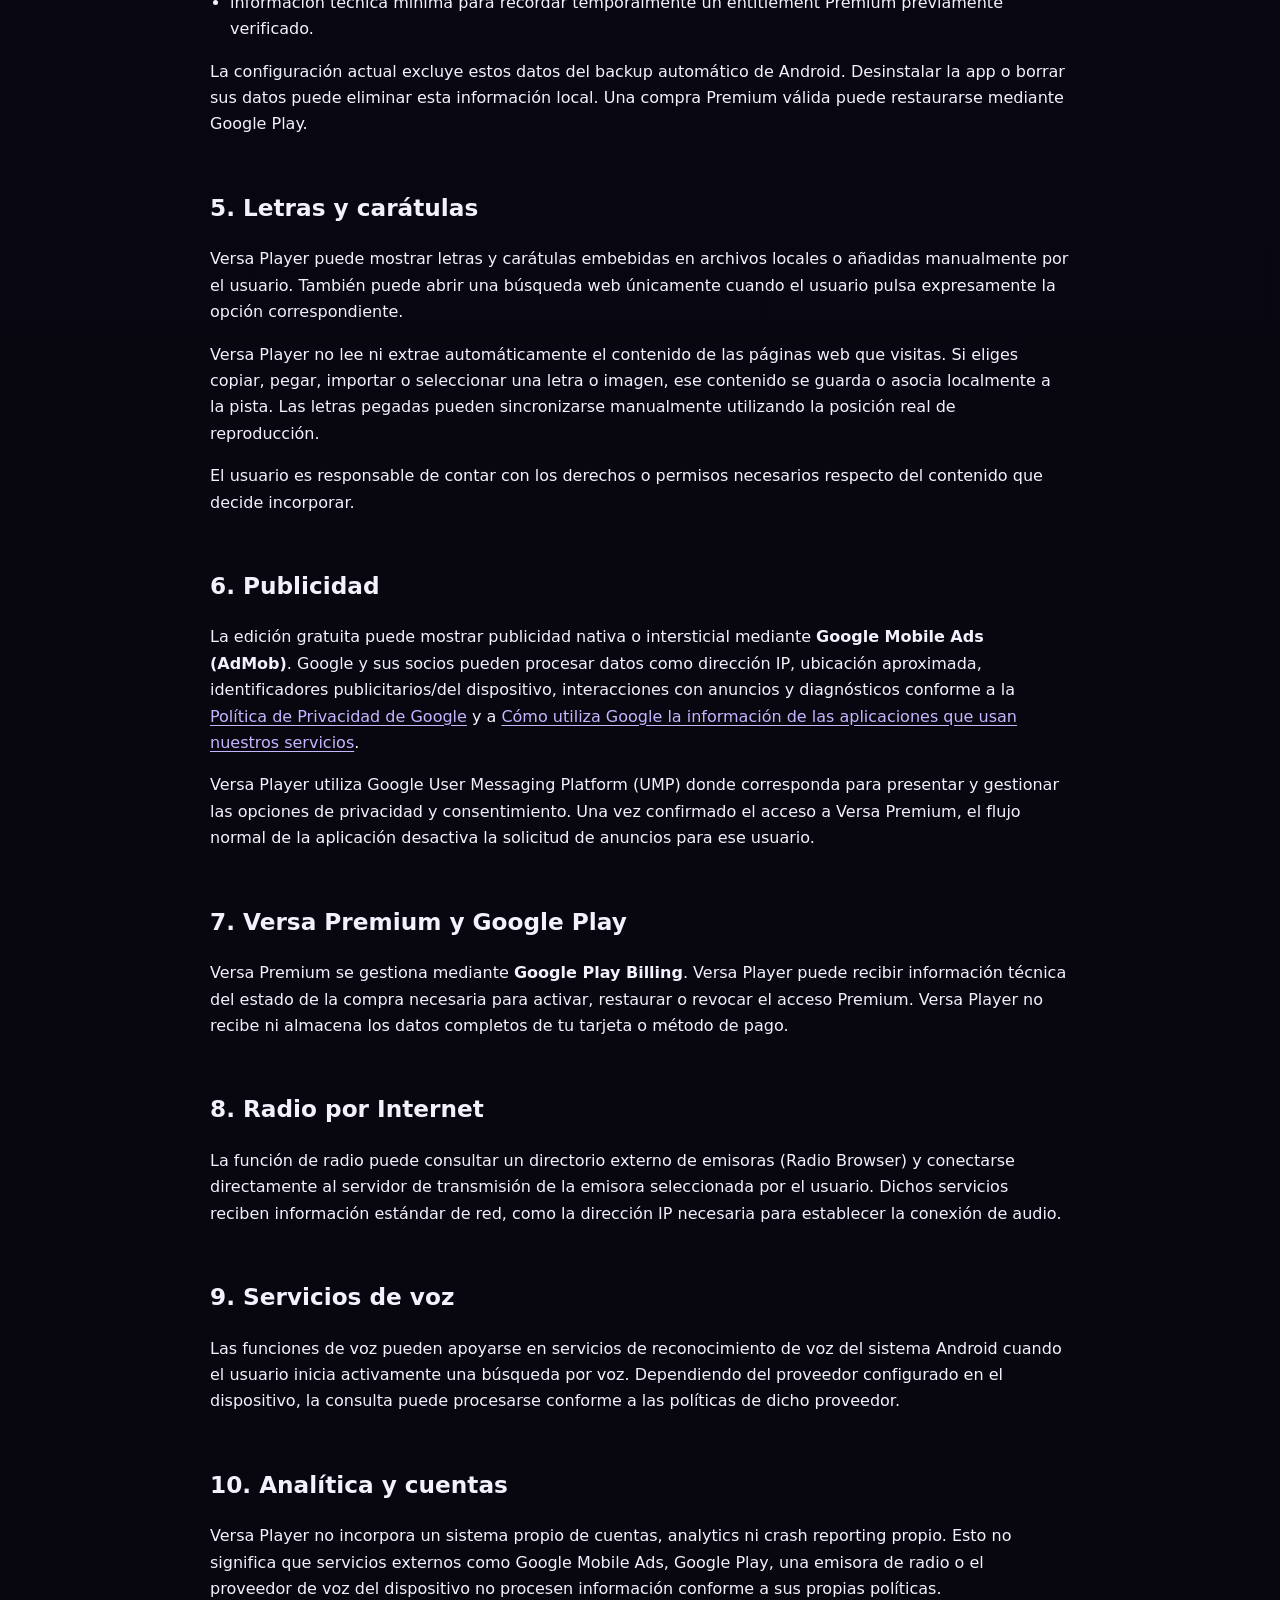
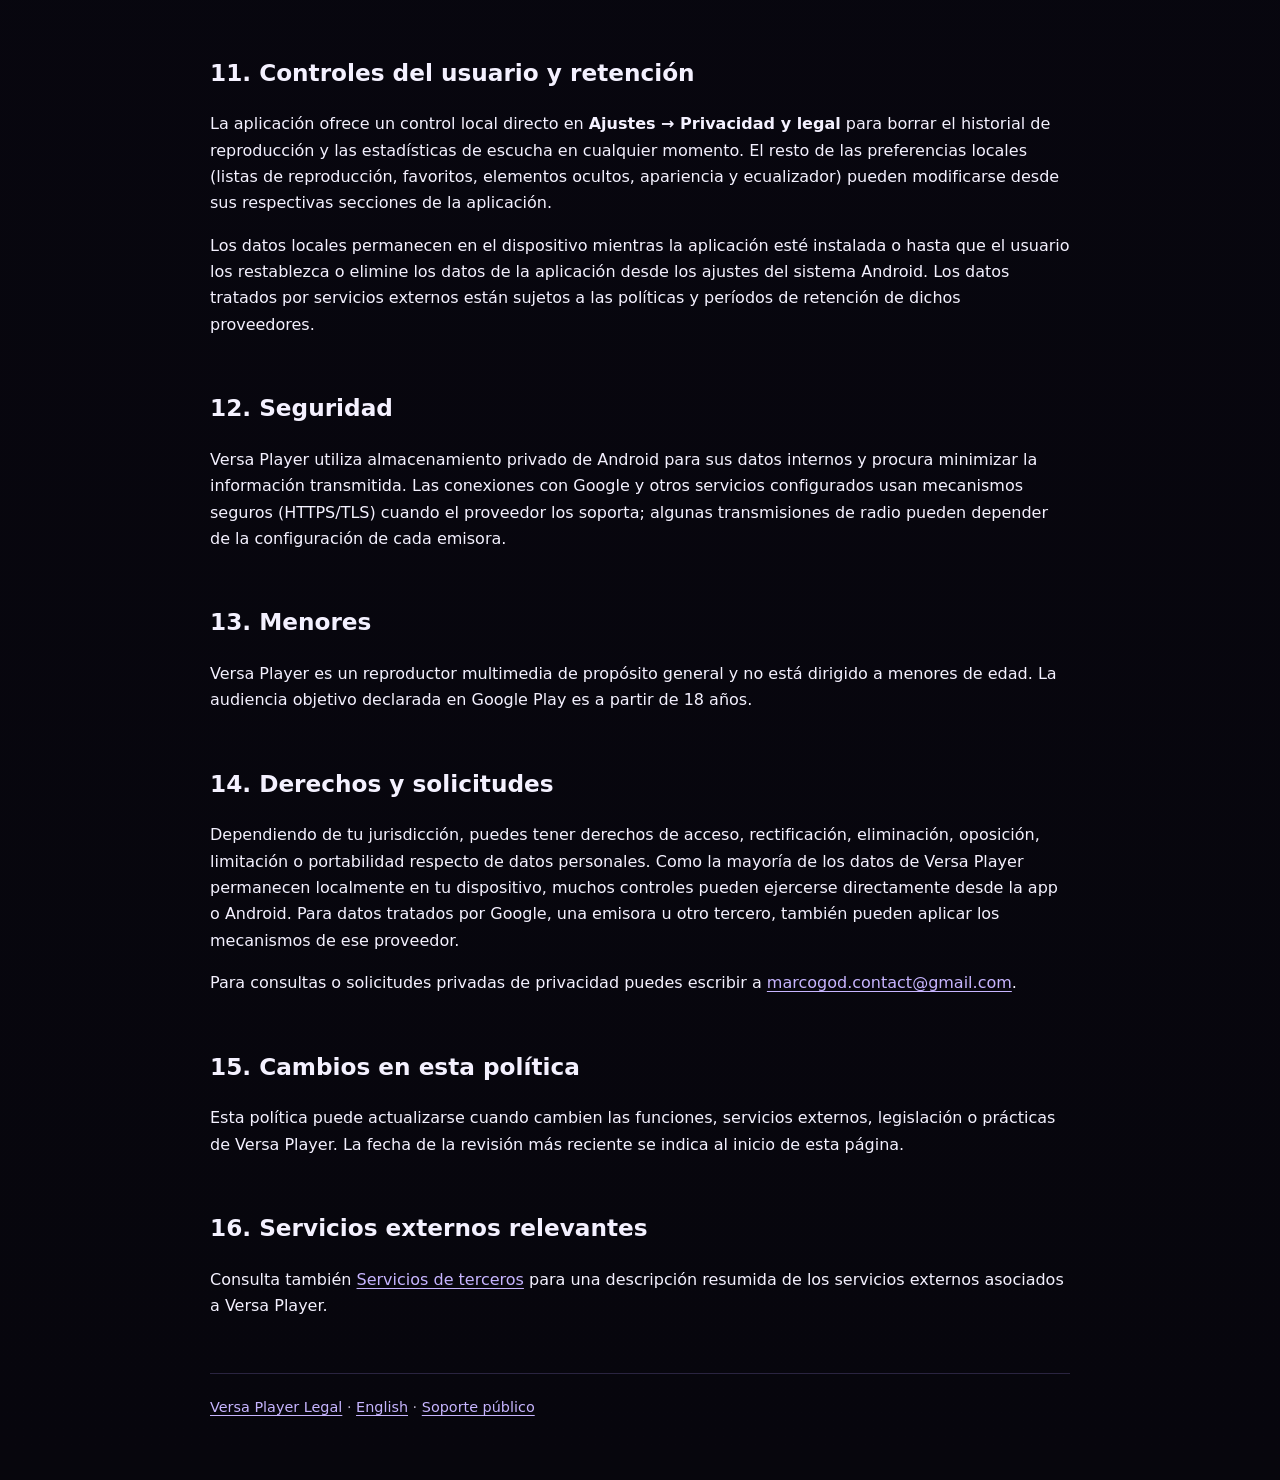
<file: privacy/es.html>
<!doctype html>
<html lang="es">
<head>
  <meta charset="utf-8">
  <meta name="viewport" content="width=device-width,initial-scale=1">
  <title>Política de privacidad — Versa Player</title>
  <meta name="description" content="Política de privacidad de Versa Player para Android.">
  <link rel="stylesheet" href="../styles.css">
</head>
<body>
<main class="wrap">
  <header class="top">
    <a class="brand" href="../index.html">VERSA PLAYER</a>
    <nav class="nav">
      <a href="../index.html">Inicio</a>
      <a href="../terms/es.html">Términos</a>
      <a class="lang" href="./en.html">English</a>
    </nav>
  </header>

  <section class="hero">
    <span class="badge">Política de privacidad</span>
    <h1>Privacidad en Versa Player</h1>
    <p class="meta">Última actualización: 2 de noviembre de 2026</p>
    <p class="subtitle">Esta política explica qué información utiliza Versa Player, qué permanece en tu dispositivo y cuándo intervienen servicios externos.</p>
  </section>

  <h2>1. Responsable y contacto</h2>
  <p>Versa Player es un proyecto de software independiente operado desde Chile. Identificador público del proyecto: <strong>Versa Player / Marco-GoD</strong>. Para soporte y solicitudes privadas de privacidad puedes escribir a <a href="mailto:marcogod.contact@gmail.com">marcogod.contact@gmail.com</a>. Para incidencias generales que no requieran compartir información personal sensible también puede utilizarse el <a href="https://github.com/Marco-GoD/versa-player-legal/issues">canal público de GitHub Issues</a>.</p>
  <p class="callout"><strong>Privacidad:</strong> no publiques contraseñas, datos de pago, documentos de identidad ni otra información personal sensible en GitHub Issues; utiliza el correo de contacto para solicitudes privadas.</p>

  <h2>2. Enfoque local-first</h2>
  <p>Versa Player está diseñado principalmente como un reproductor multimedia local. Tu biblioteca, favoritos, playlists, elementos ocultos, historial, estadísticas de escucha, preferencias visuales, ecualizador, balance, ajustes de Iris y el contenido manual que añades se procesan principalmente en tu dispositivo.</p>
  <p>Versa Player no ofrece una cuenta propia, no sube tu biblioteca musical a un servidor de Versa Player y no mantiene un servicio propio de almacenamiento en la nube para tus canciones.</p>

  <h2>3. Acceso a la biblioteca multimedia</h2>
  <p>Con los permisos que Android solicite según la versión del sistema (<code>READ_MEDIA_AUDIO</code>, <code>READ_MEDIA_VIDEO</code> o <code>READ_EXTERNAL_STORAGE</code> hasta Android 12), Versa Player puede leer archivos de audio y vídeo locales para detectar, organizar, mostrar miniaturas y reproducir tu biblioteca multimedia integrada. Este acceso corresponde a la función principal del reproductor.</p>
  <p>La app utiliza asimismo un servicio en primer plano de reproducción multimedia (<code>FOREGROUND_SERVICE_MEDIA_PLAYBACK</code>) exclusivamente cuando el usuario reproduce audio o radio con la aplicación en segundo plano o la pantalla apagada. La app no solicita acceso global a todos los archivos del dispositivo ni permiso directo de micrófono (<code>RECORD_AUDIO</code>).</p>

  <h2>4. Información almacenada localmente</h2>
  <p>La app puede guardar en almacenamiento privado del dispositivo:</p>
  <ul>
    <li>favoritos, playlists, elementos ocultos e historial;</li>
    <li>estadísticas de reproducción y BPM calculado;</li>
    <li>tema, apariencia, ajustes de reproducción, ecualizador, balance e Iris;</li>
    <li>letras pegadas o importadas y sincronizaciones creadas manualmente;</li>
    <li>carátulas elegidas manualmente;</li>
    <li>información técnica mínima para recordar temporalmente un entitlement Premium previamente verificado.</li>
  </ul>
  <p>La configuración actual excluye estos datos del backup automático de Android. Desinstalar la app o borrar sus datos puede eliminar esta información local. Una compra Premium válida puede restaurarse mediante Google Play.</p>

  <h2>5. Letras y carátulas</h2>
  <p>Versa Player puede mostrar letras y carátulas embebidas en archivos locales o añadidas manualmente por el usuario. También puede abrir una búsqueda web únicamente cuando el usuario pulsa expresamente la opción correspondiente.</p>
  <p>Versa Player no lee ni extrae automáticamente el contenido de las páginas web que visitas. Si eliges copiar, pegar, importar o seleccionar una letra o imagen, ese contenido se guarda o asocia localmente a la pista. Las letras pegadas pueden sincronizarse manualmente utilizando la posición real de reproducción.</p>
  <p>El usuario es responsable de contar con los derechos o permisos necesarios respecto del contenido que decide incorporar.</p>

  <h2>6. Publicidad</h2>
  <p>La edición gratuita puede mostrar publicidad nativa o intersticial mediante <strong>Google Mobile Ads (AdMob)</strong>. Google y sus socios pueden procesar datos como dirección IP, ubicación aproximada, identificadores publicitarios/del dispositivo, interacciones con anuncios y diagnósticos conforme a la <a href="https://policies.google.com/privacy" target="_blank" rel="noopener noreferrer">Política de Privacidad de Google</a> y a <a href="https://policies.google.com/technologies/partner-sites" target="_blank" rel="noopener noreferrer">Cómo utiliza Google la información de las aplicaciones que usan nuestros servicios</a>.</p>
  <p>Versa Player utiliza Google User Messaging Platform (UMP) donde corresponda para presentar y gestionar las opciones de privacidad y consentimiento. Una vez confirmado el acceso a Versa Premium, el flujo normal de la aplicación desactiva la solicitud de anuncios para ese usuario.</p>

  <h2>7. Versa Premium y Google Play</h2>
  <p>Versa Premium se gestiona mediante <strong>Google Play Billing</strong>. Versa Player puede recibir información técnica del estado de la compra necesaria para activar, restaurar o revocar el acceso Premium. Versa Player no recibe ni almacena los datos completos de tu tarjeta o método de pago.</p>

  <h2>8. Radio por Internet</h2>
  <p>La función de radio puede consultar un directorio externo de emisoras (Radio Browser) y conectarse directamente al servidor de transmisión de la emisora seleccionada por el usuario. Dichos servicios reciben información estándar de red, como la dirección IP necesaria para establecer la conexión de audio.</p>

  <h2>9. Servicios de voz</h2>
  <p>Las funciones de voz pueden apoyarse en servicios de reconocimiento de voz del sistema Android cuando el usuario inicia activamente una búsqueda por voz. Dependiendo del proveedor configurado en el dispositivo, la consulta puede procesarse conforme a las políticas de dicho proveedor.</p>

  <h2>10. Analítica y cuentas</h2>
  <p>Versa Player no incorpora un sistema propio de cuentas, analytics ni crash reporting propio. Esto no significa que servicios externos como Google Mobile Ads, Google Play, una emisora de radio o el proveedor de voz del dispositivo no procesen información conforme a sus propias políticas.</p>

  <h2>11. Controles del usuario y retención</h2>
  <p>La aplicación ofrece un control local directo en <strong>Ajustes → Privacidad y legal</strong> para borrar el historial de reproducción y las estadísticas de escucha en cualquier momento. El resto de las preferencias locales (listas de reproducción, favoritos, elementos ocultos, apariencia y ecualizador) pueden modificarse desde sus respectivas secciones de la aplicación.</p>
  <p>Los datos locales permanecen en el dispositivo mientras la aplicación esté instalada o hasta que el usuario los restablezca o elimine los datos de la aplicación desde los ajustes del sistema Android. Los datos tratados por servicios externos están sujetos a las políticas y períodos de retención de dichos proveedores.</p>

  <h2>12. Seguridad</h2>
  <p>Versa Player utiliza almacenamiento privado de Android para sus datos internos y procura minimizar la información transmitida. Las conexiones con Google y otros servicios configurados usan mecanismos seguros (HTTPS/TLS) cuando el proveedor los soporta; algunas transmisiones de radio pueden depender de la configuración de cada emisora.</p>

  <h2>13. Menores</h2>
  <p>Versa Player es un reproductor multimedia de propósito general y no está dirigido a menores de edad. La audiencia objetivo declarada en Google Play es a partir de 18 años.</p>

  <h2>14. Derechos y solicitudes</h2>
  <p>Dependiendo de tu jurisdicción, puedes tener derechos de acceso, rectificación, eliminación, oposición, limitación o portabilidad respecto de datos personales. Como la mayoría de los datos de Versa Player permanecen localmente en tu dispositivo, muchos controles pueden ejercerse directamente desde la app o Android. Para datos tratados por Google, una emisora u otro tercero, también pueden aplicar los mecanismos de ese proveedor.</p>
  <p>Para consultas o solicitudes privadas de privacidad puedes escribir a <a href="mailto:marcogod.contact@gmail.com">marcogod.contact@gmail.com</a>.</p>

  <h2>15. Cambios en esta política</h2>
  <p>Esta política puede actualizarse cuando cambien las funciones, servicios externos, legislación o prácticas de Versa Player. La fecha de la revisión más reciente se indica al inicio de esta página.</p>

  <h2>16. Servicios externos relevantes</h2>
  <p>Consulta también <a href="../third-party/index.html">Servicios de terceros</a> para una descripción resumida de los servicios externos asociados a Versa Player.</p>

  <footer>
    <a href="../index.html">Versa Player Legal</a> · <a href="./en.html">English</a> · <a href="https://github.com/Marco-GoD/versa-player-legal/issues">Soporte público</a>
  </footer>
</main>
</body>
</html>
</file>
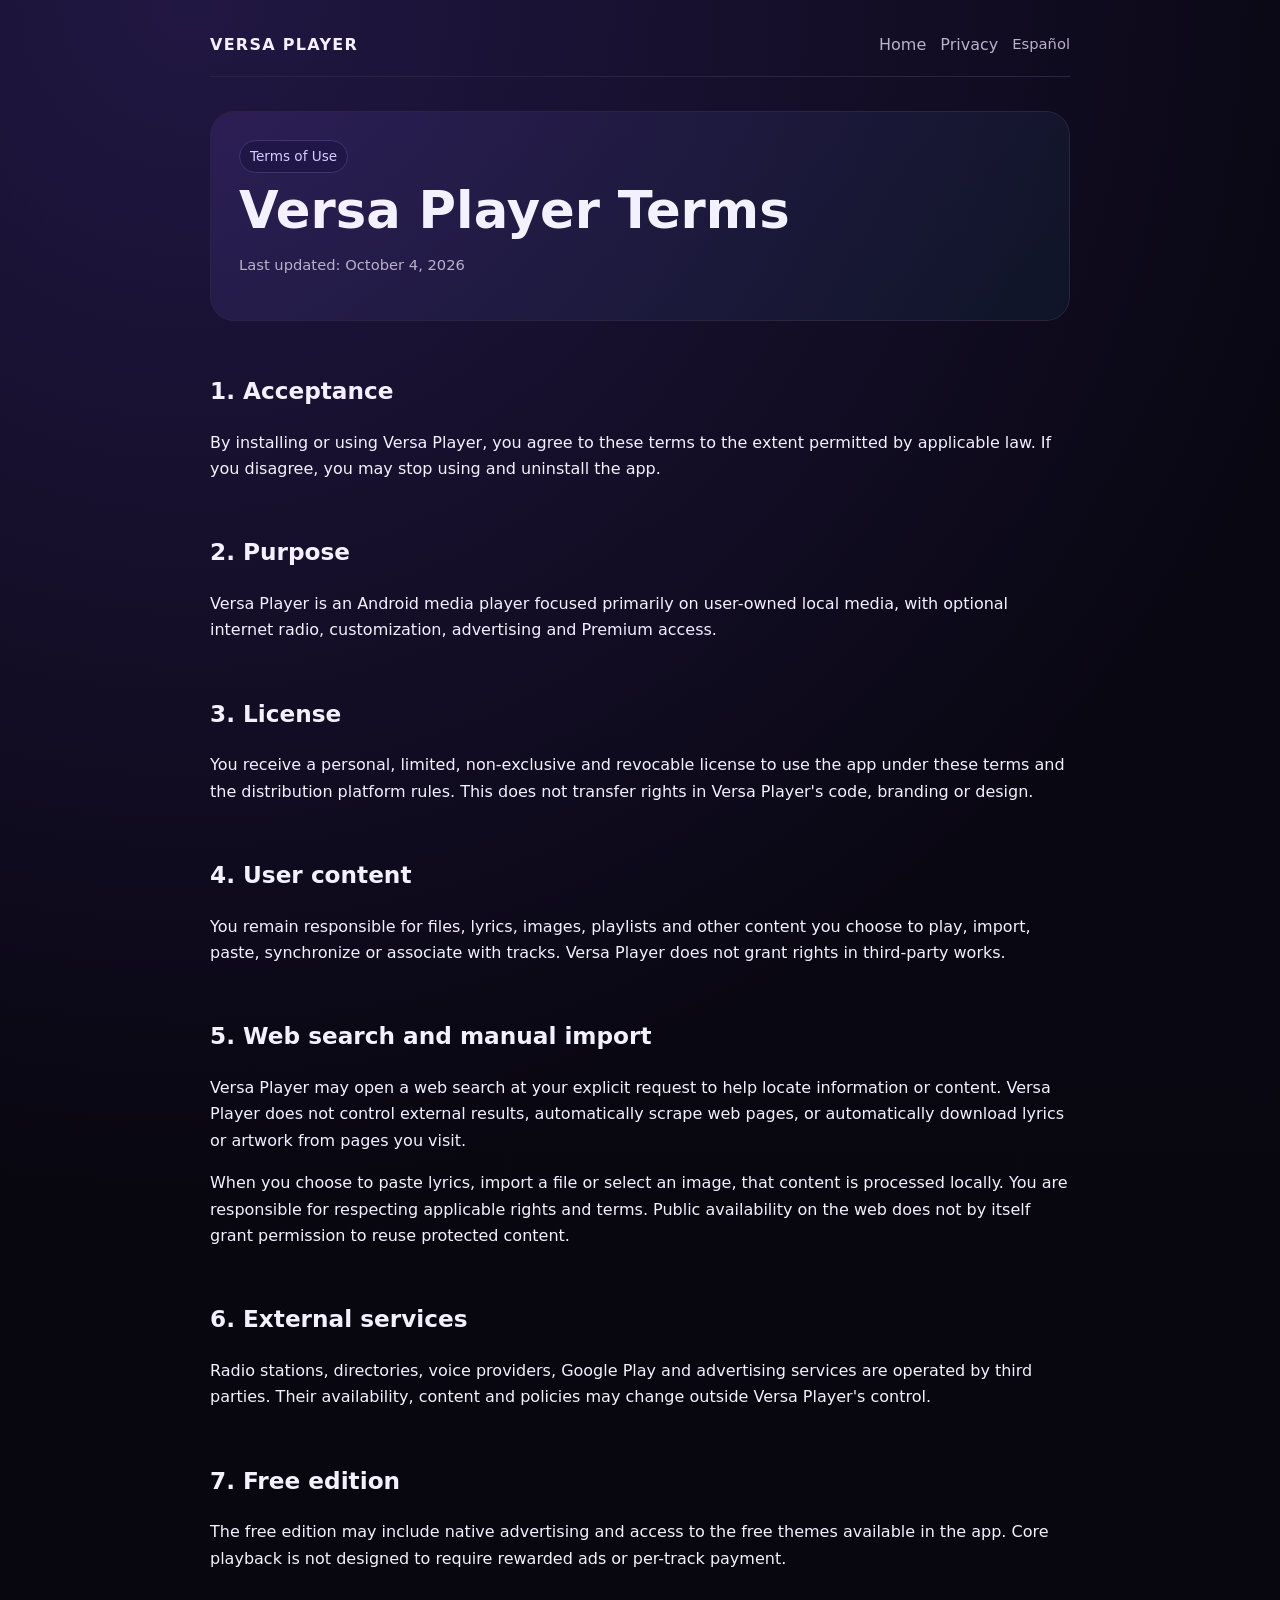
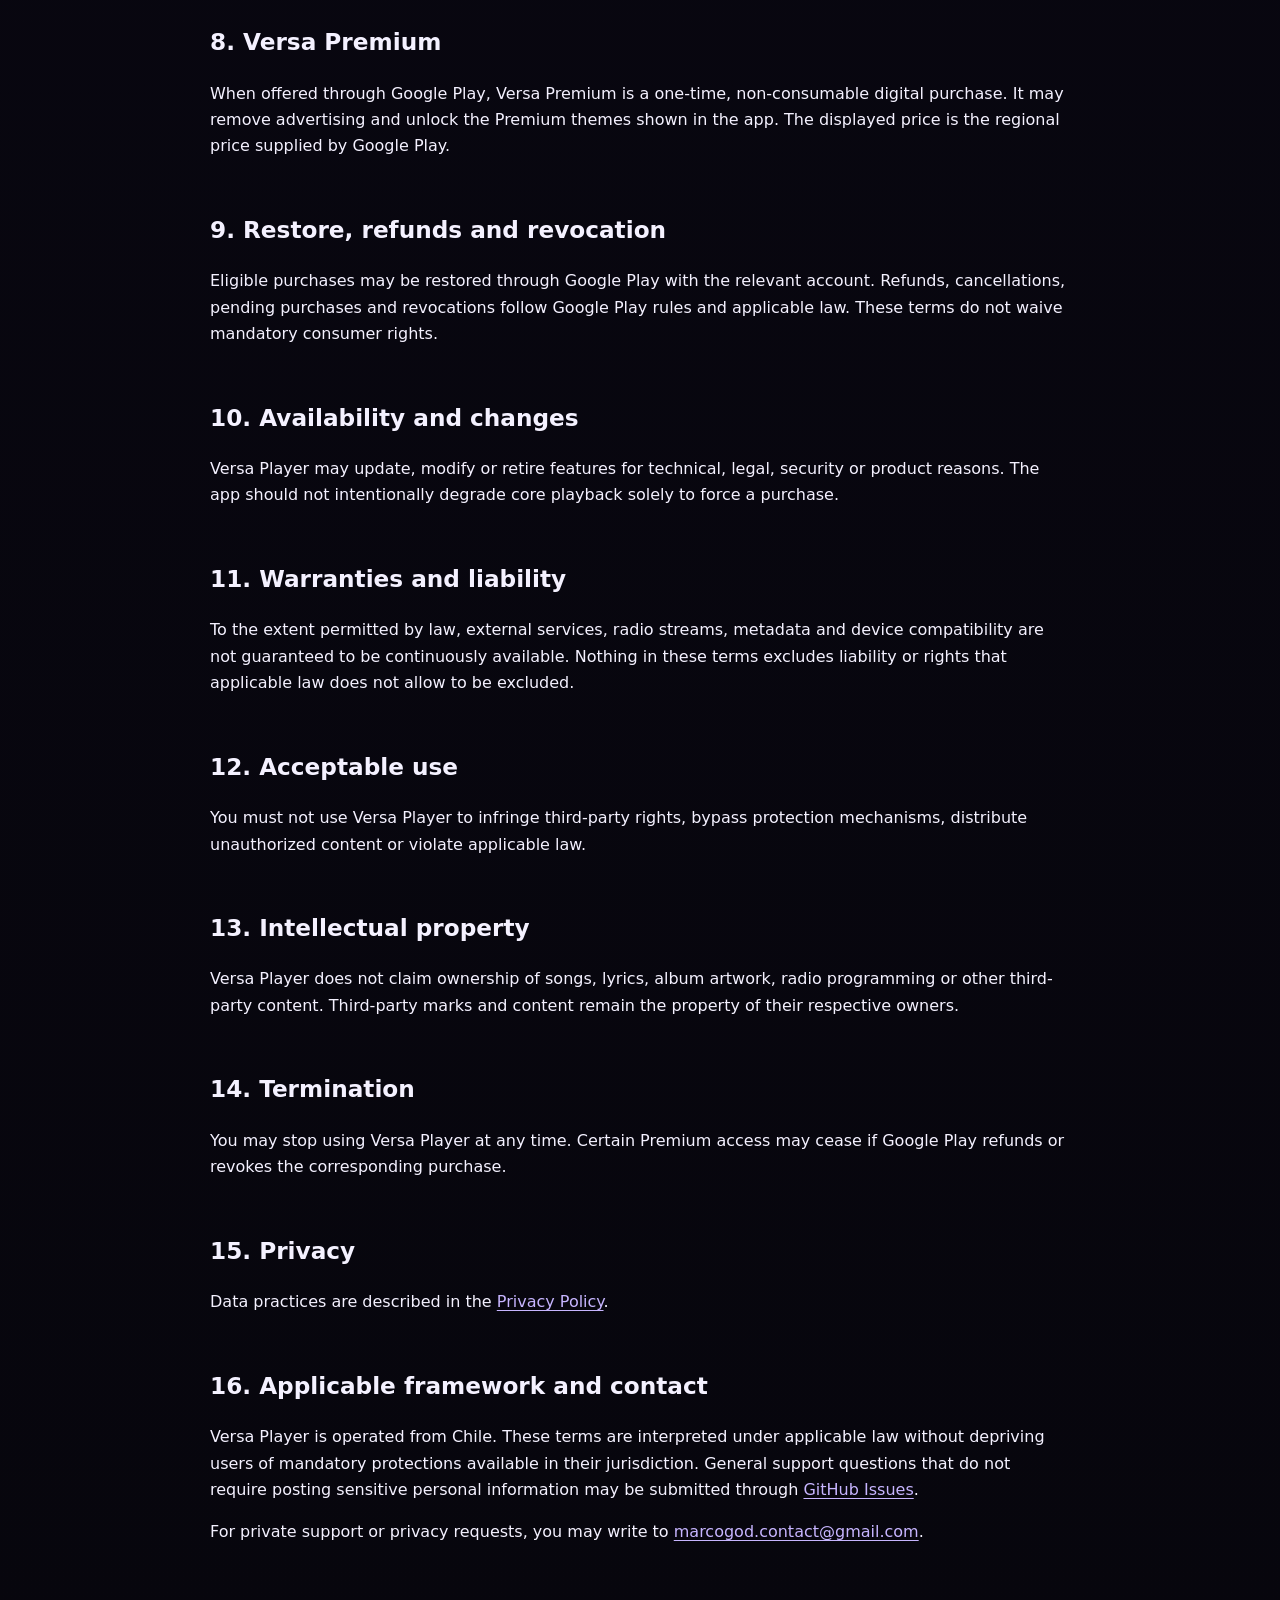
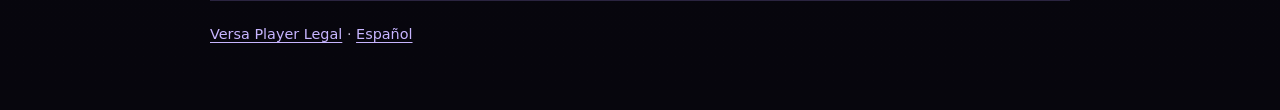
<file: terms/en.html>
<!doctype html>
<html lang="en"><head><meta charset="utf-8"><meta name="viewport" content="width=device-width,initial-scale=1">
<title>Terms of Use — Versa Player</title><meta name="description" content="Versa Player terms of use for Android."><link rel="stylesheet" href="../styles.css"></head>
<body><main class="wrap">
<header class="top"><a class="brand" href="../index.html">VERSA PLAYER</a><nav class="nav"><a href="../index.html">Home</a><a href="../privacy/en.html">Privacy</a><a class="lang" href="./es.html">Español</a></nav></header>
<section class="hero"><span class="badge">Terms of Use</span><h1>Versa Player Terms</h1><p class="meta">Last updated: October 4, 2026</p></section>

<h2>1. Acceptance</h2><p>By installing or using Versa Player, you agree to these terms to the extent permitted by applicable law. If you disagree, you may stop using and uninstall the app.</p>
<h2>2. Purpose</h2><p>Versa Player is an Android media player focused primarily on user-owned local media, with optional internet radio, customization, advertising and Premium access.</p>
<h2>3. License</h2><p>You receive a personal, limited, non-exclusive and revocable license to use the app under these terms and the distribution platform rules. This does not transfer rights in Versa Player's code, branding or design.</p>
<h2>4. User content</h2><p>You remain responsible for files, lyrics, images, playlists and other content you choose to play, import, paste, synchronize or associate with tracks. Versa Player does not grant rights in third-party works.</p>
<h2>5. Web search and manual import</h2><p>Versa Player may open a web search at your explicit request to help locate information or content. Versa Player does not control external results, automatically scrape web pages, or automatically download lyrics or artwork from pages you visit.</p>
<p>When you choose to paste lyrics, import a file or select an image, that content is processed locally. You are responsible for respecting applicable rights and terms. Public availability on the web does not by itself grant permission to reuse protected content.</p>
<h2>6. External services</h2><p>Radio stations, directories, voice providers, Google Play and advertising services are operated by third parties. Their availability, content and policies may change outside Versa Player's control.</p>
<h2>7. Free edition</h2><p>The free edition may include native advertising and access to the free themes available in the app. Core playback is not designed to require rewarded ads or per-track payment.</p>
<h2>8. Versa Premium</h2><p>When offered through Google Play, Versa Premium is a one-time, non-consumable digital purchase. It may remove advertising and unlock the Premium themes shown in the app. The displayed price is the regional price supplied by Google Play.</p>
<h2>9. Restore, refunds and revocation</h2><p>Eligible purchases may be restored through Google Play with the relevant account. Refunds, cancellations, pending purchases and revocations follow Google Play rules and applicable law. These terms do not waive mandatory consumer rights.</p>
<h2>10. Availability and changes</h2><p>Versa Player may update, modify or retire features for technical, legal, security or product reasons. The app should not intentionally degrade core playback solely to force a purchase.</p>
<h2>11. Warranties and liability</h2><p>To the extent permitted by law, external services, radio streams, metadata and device compatibility are not guaranteed to be continuously available. Nothing in these terms excludes liability or rights that applicable law does not allow to be excluded.</p>
<h2>12. Acceptable use</h2><p>You must not use Versa Player to infringe third-party rights, bypass protection mechanisms, distribute unauthorized content or violate applicable law.</p>
<h2>13. Intellectual property</h2><p>Versa Player does not claim ownership of songs, lyrics, album artwork, radio programming or other third-party content. Third-party marks and content remain the property of their respective owners.</p>
<h2>14. Termination</h2><p>You may stop using Versa Player at any time. Certain Premium access may cease if Google Play refunds or revokes the corresponding purchase.</p>
<h2>15. Privacy</h2><p>Data practices are described in the <a href="../privacy/en.html">Privacy Policy</a>.</p>
<h2>16. Applicable framework and contact</h2><p>Versa Player is operated from Chile. These terms are interpreted under applicable law without depriving users of mandatory protections available in their jurisdiction. General support questions that do not require posting sensitive personal information may be submitted through <a href="https://github.com/Marco-GoD/versa-player-legal/issues">GitHub Issues</a>.</p>
<p>For private support or privacy requests, you may write to <a href="mailto:marcogod.contact@gmail.com">marcogod.contact@gmail.com</a>.</p>
<footer><a href="../index.html">Versa Player Legal</a> · <a href="./es.html">Español</a></footer>
</main></body></html>
</file>
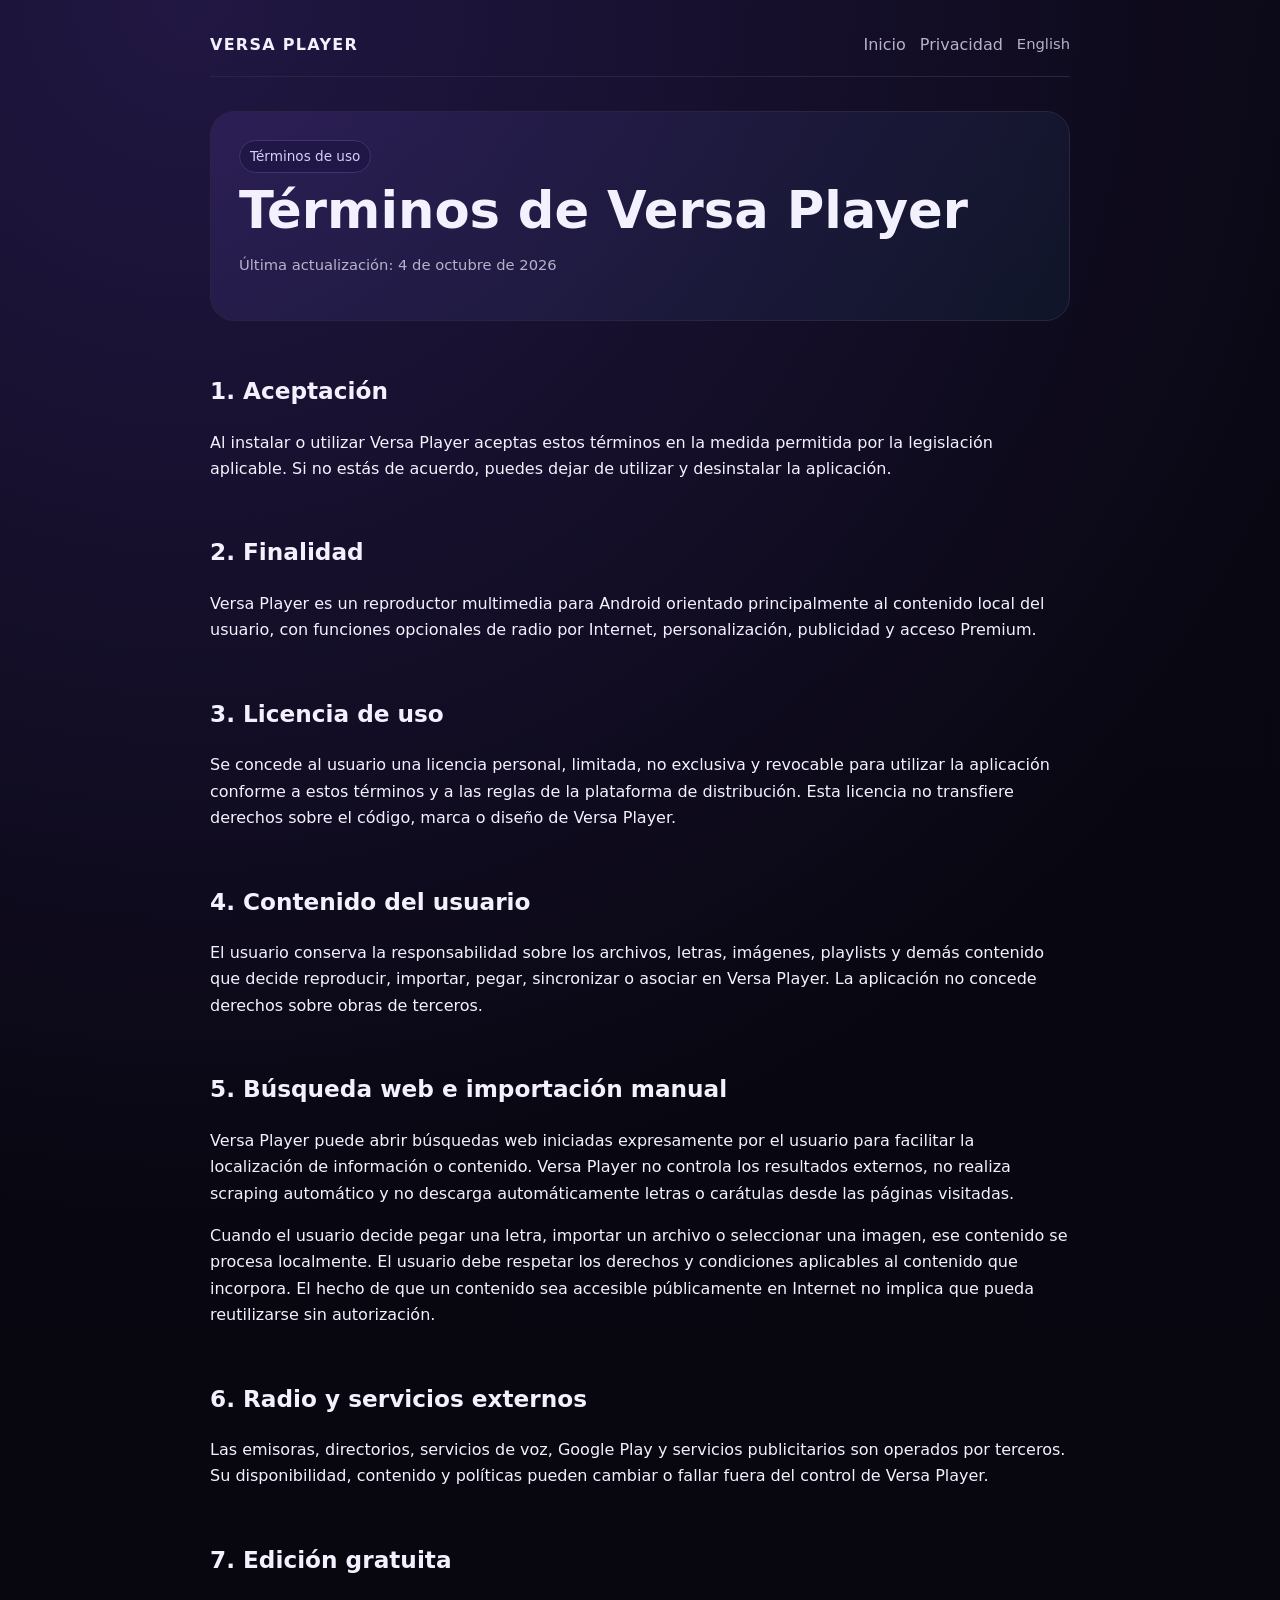
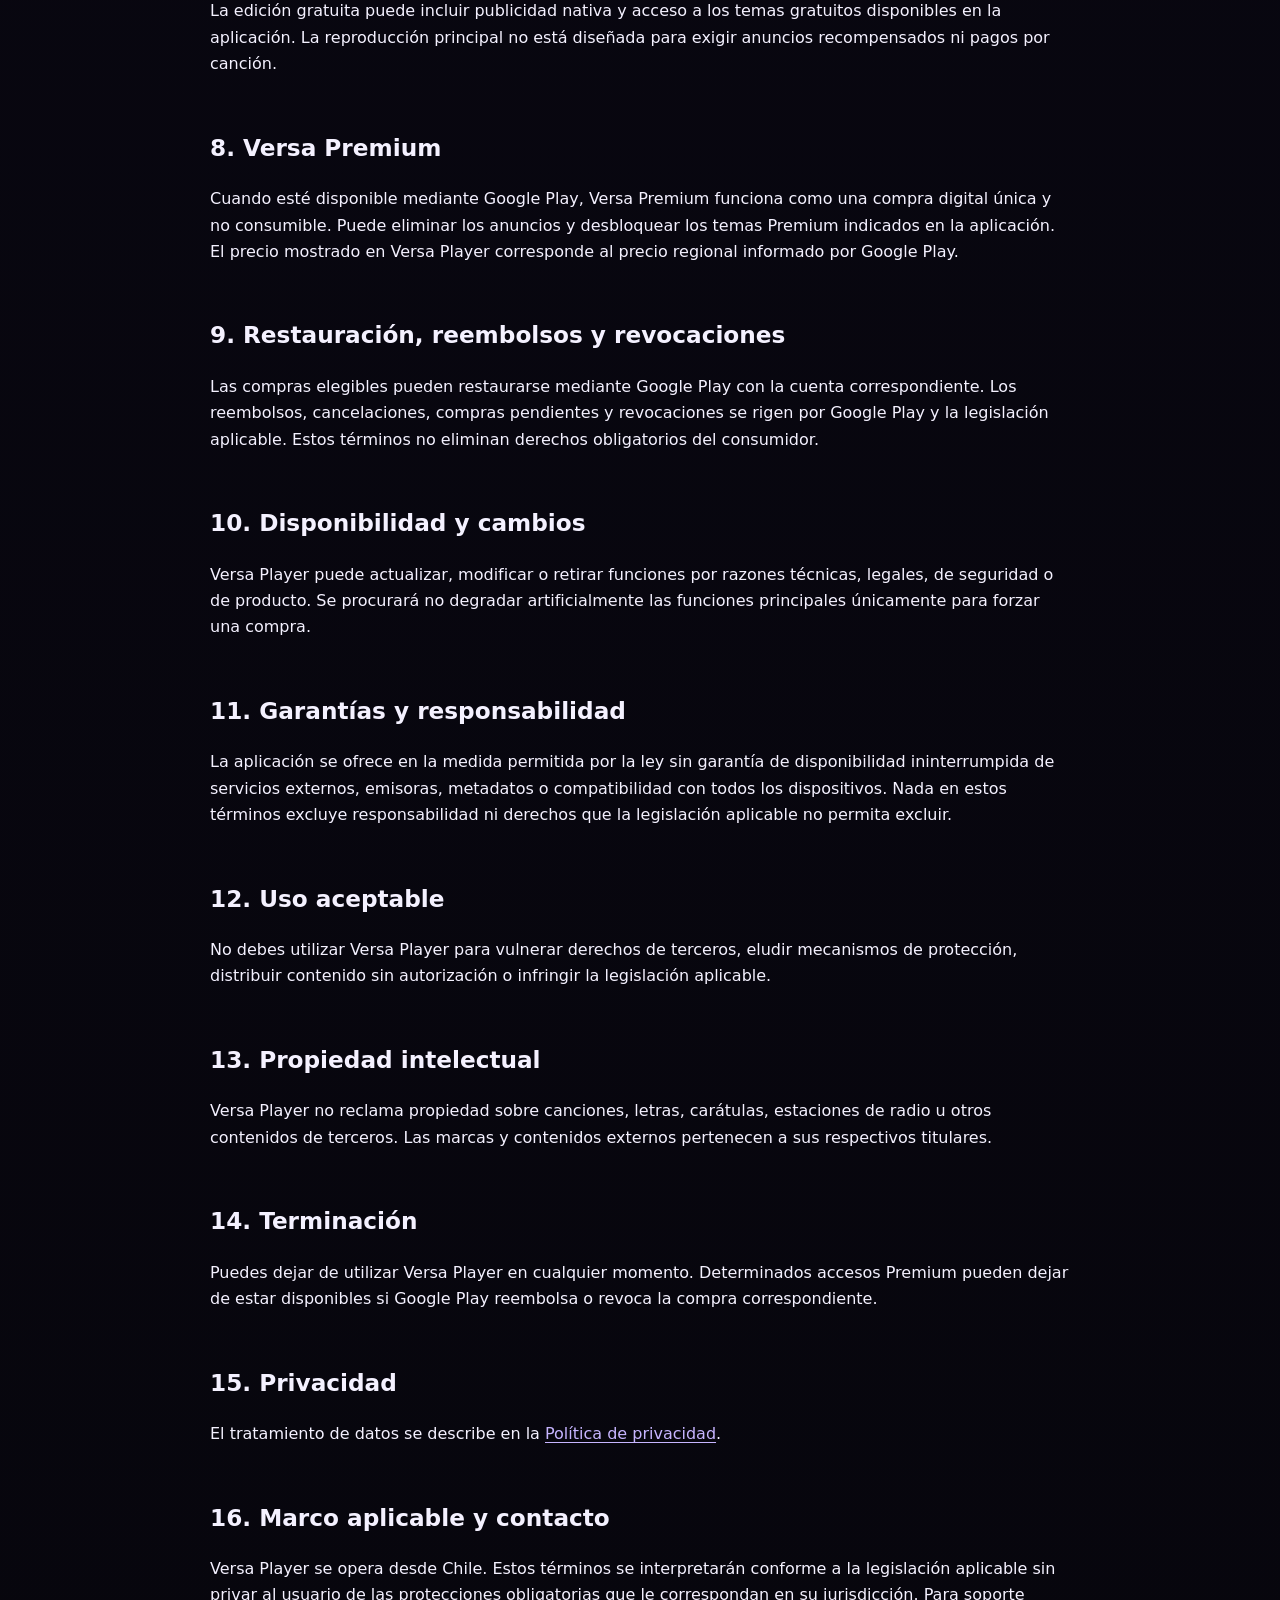
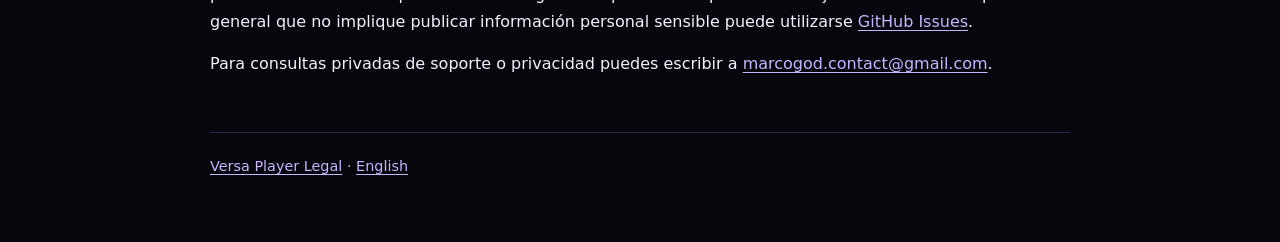
<file: terms/es.html>
<!doctype html>
<html lang="es"><head><meta charset="utf-8"><meta name="viewport" content="width=device-width,initial-scale=1">
<title>Términos de uso — Versa Player</title><meta name="description" content="Términos de uso de Versa Player para Android."><link rel="stylesheet" href="../styles.css"></head>
<body><main class="wrap">
<header class="top"><a class="brand" href="../index.html">VERSA PLAYER</a><nav class="nav"><a href="../index.html">Inicio</a><a href="../privacy/es.html">Privacidad</a><a class="lang" href="./en.html">English</a></nav></header>
<section class="hero"><span class="badge">Términos de uso</span><h1>Términos de Versa Player</h1><p class="meta">Última actualización: 4 de octubre de 2026</p></section>

<h2>1. Aceptación</h2><p>Al instalar o utilizar Versa Player aceptas estos términos en la medida permitida por la legislación aplicable. Si no estás de acuerdo, puedes dejar de utilizar y desinstalar la aplicación.</p>
<h2>2. Finalidad</h2><p>Versa Player es un reproductor multimedia para Android orientado principalmente al contenido local del usuario, con funciones opcionales de radio por Internet, personalización, publicidad y acceso Premium.</p>
<h2>3. Licencia de uso</h2><p>Se concede al usuario una licencia personal, limitada, no exclusiva y revocable para utilizar la aplicación conforme a estos términos y a las reglas de la plataforma de distribución. Esta licencia no transfiere derechos sobre el código, marca o diseño de Versa Player.</p>
<h2>4. Contenido del usuario</h2><p>El usuario conserva la responsabilidad sobre los archivos, letras, imágenes, playlists y demás contenido que decide reproducir, importar, pegar, sincronizar o asociar en Versa Player. La aplicación no concede derechos sobre obras de terceros.</p>
<h2>5. Búsqueda web e importación manual</h2><p>Versa Player puede abrir búsquedas web iniciadas expresamente por el usuario para facilitar la localización de información o contenido. Versa Player no controla los resultados externos, no realiza scraping automático y no descarga automáticamente letras o carátulas desde las páginas visitadas.</p>
<p>Cuando el usuario decide pegar una letra, importar un archivo o seleccionar una imagen, ese contenido se procesa localmente. El usuario debe respetar los derechos y condiciones aplicables al contenido que incorpora. El hecho de que un contenido sea accesible públicamente en Internet no implica que pueda reutilizarse sin autorización.</p>
<h2>6. Radio y servicios externos</h2><p>Las emisoras, directorios, servicios de voz, Google Play y servicios publicitarios son operados por terceros. Su disponibilidad, contenido y políticas pueden cambiar o fallar fuera del control de Versa Player.</p>
<h2>7. Edición gratuita</h2><p>La edición gratuita puede incluir publicidad nativa y acceso a los temas gratuitos disponibles en la aplicación. La reproducción principal no está diseñada para exigir anuncios recompensados ni pagos por canción.</p>
<h2>8. Versa Premium</h2><p>Cuando esté disponible mediante Google Play, Versa Premium funciona como una compra digital única y no consumible. Puede eliminar los anuncios y desbloquear los temas Premium indicados en la aplicación. El precio mostrado en Versa Player corresponde al precio regional informado por Google Play.</p>
<h2>9. Restauración, reembolsos y revocaciones</h2><p>Las compras elegibles pueden restaurarse mediante Google Play con la cuenta correspondiente. Los reembolsos, cancelaciones, compras pendientes y revocaciones se rigen por Google Play y la legislación aplicable. Estos términos no eliminan derechos obligatorios del consumidor.</p>
<h2>10. Disponibilidad y cambios</h2><p>Versa Player puede actualizar, modificar o retirar funciones por razones técnicas, legales, de seguridad o de producto. Se procurará no degradar artificialmente las funciones principales únicamente para forzar una compra.</p>
<h2>11. Garantías y responsabilidad</h2><p>La aplicación se ofrece en la medida permitida por la ley sin garantía de disponibilidad ininterrumpida de servicios externos, emisoras, metadatos o compatibilidad con todos los dispositivos. Nada en estos términos excluye responsabilidad ni derechos que la legislación aplicable no permita excluir.</p>
<h2>12. Uso aceptable</h2><p>No debes utilizar Versa Player para vulnerar derechos de terceros, eludir mecanismos de protección, distribuir contenido sin autorización o infringir la legislación aplicable.</p>
<h2>13. Propiedad intelectual</h2><p>Versa Player no reclama propiedad sobre canciones, letras, carátulas, estaciones de radio u otros contenidos de terceros. Las marcas y contenidos externos pertenecen a sus respectivos titulares.</p>
<h2>14. Terminación</h2><p>Puedes dejar de utilizar Versa Player en cualquier momento. Determinados accesos Premium pueden dejar de estar disponibles si Google Play reembolsa o revoca la compra correspondiente.</p>
<h2>15. Privacidad</h2><p>El tratamiento de datos se describe en la <a href="../privacy/es.html">Política de privacidad</a>.</p>
<h2>16. Marco aplicable y contacto</h2><p>Versa Player se opera desde Chile. Estos términos se interpretarán conforme a la legislación aplicable sin privar al usuario de las protecciones obligatorias que le correspondan en su jurisdicción. Para soporte general que no implique publicar información personal sensible puede utilizarse <a href="https://github.com/Marco-GoD/versa-player-legal/issues">GitHub Issues</a>.</p>
<p>Para consultas privadas de soporte o privacidad puedes escribir a <a href="mailto:marcogod.contact@gmail.com">marcogod.contact@gmail.com</a>.</p>
<footer><a href="../index.html">Versa Player Legal</a> · <a href="./en.html">English</a></footer>
</main></body></html>
</file>
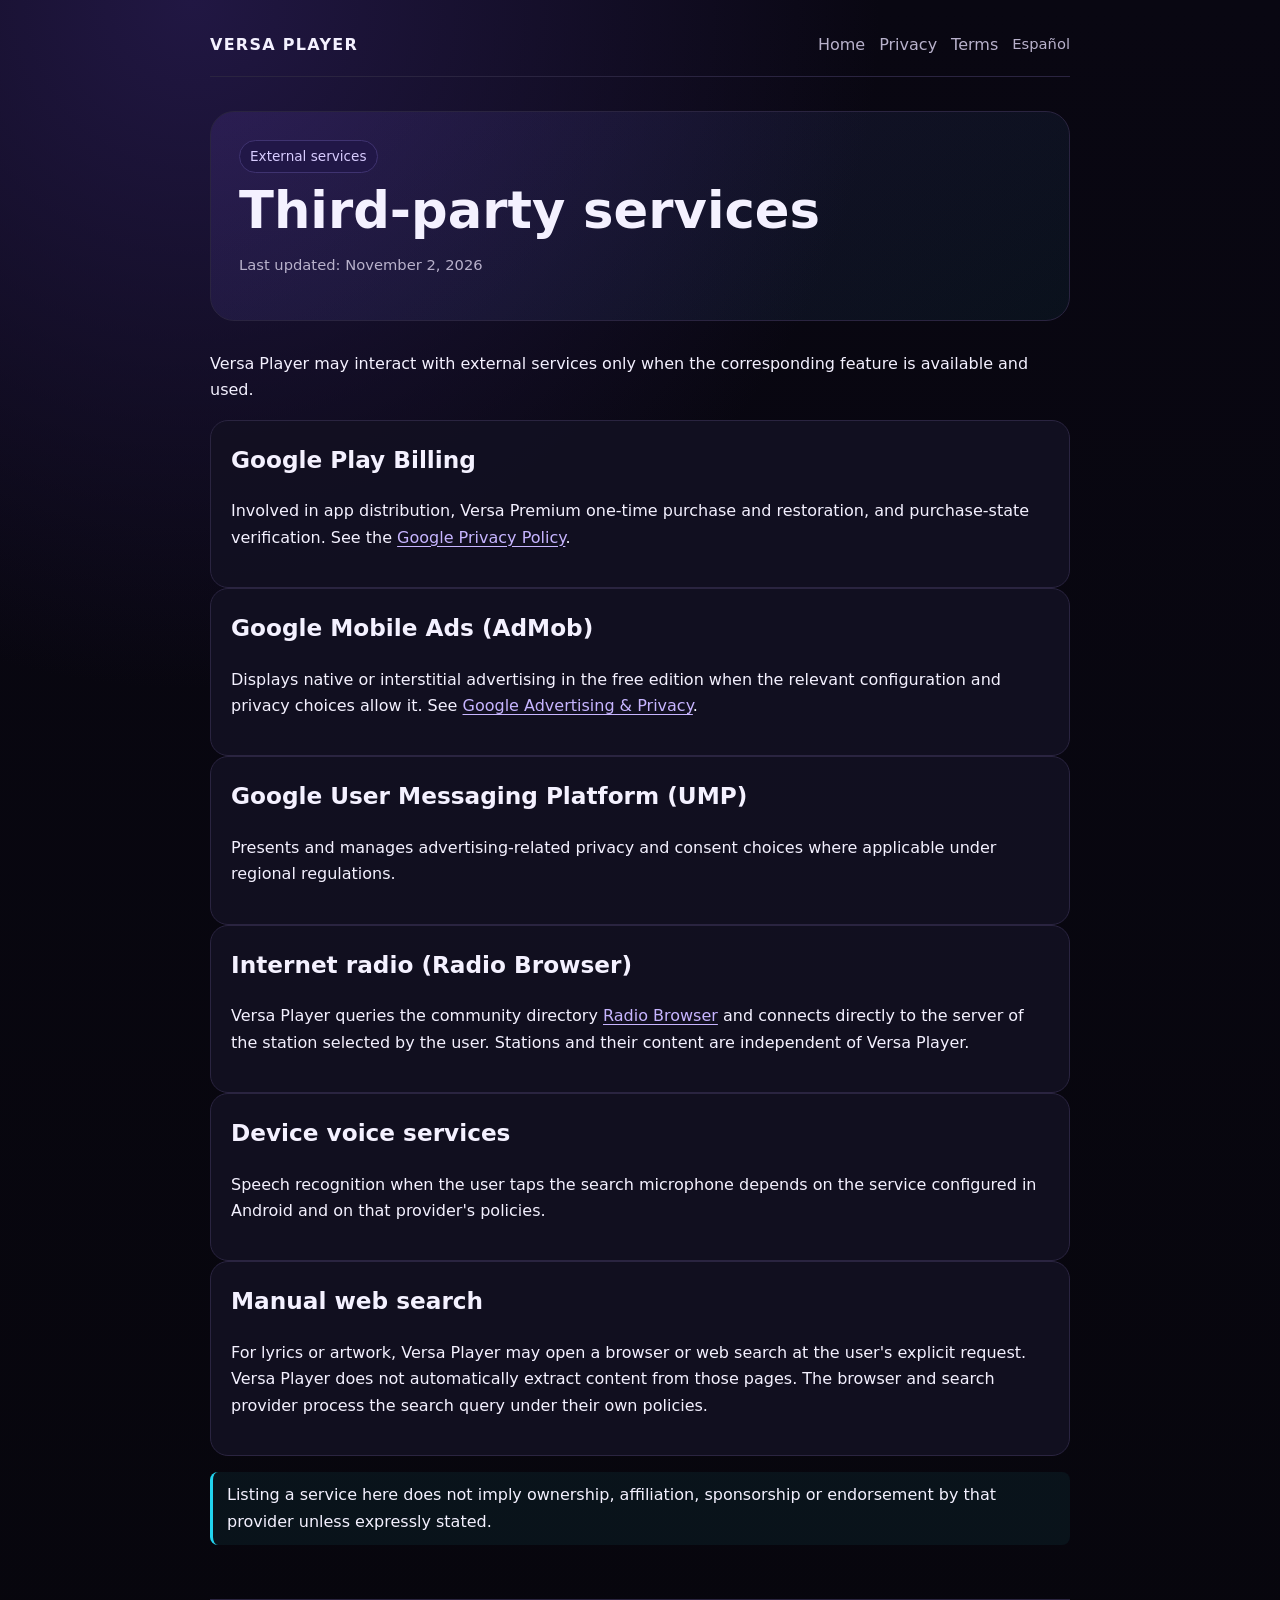
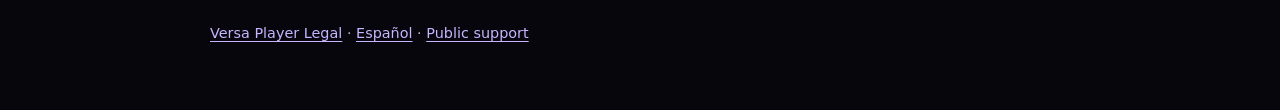
<file: third-party/en.html>
<!doctype html>
<html lang="en">
<head>
  <meta charset="utf-8">
  <meta name="viewport" content="width=device-width,initial-scale=1">
  <title>Third-party services — Versa Player</title>
  <meta name="description" content="External services used by Versa Player.">
  <link rel="stylesheet" href="../styles.css">
</head>
<body>
<main class="wrap">
  <header class="top">
    <a class="brand" href="../index.html">VERSA PLAYER</a>
    <nav class="nav">
      <a href="../index.html">Home</a>
      <a href="../privacy/en.html">Privacy</a>
      <a href="../terms/en.html">Terms</a>
      <a class="lang" href="./index.html">Español</a>
    </nav>
  </header>

  <section class="hero">
    <span class="badge">External services</span>
    <h1>Third-party services</h1>
    <p class="meta">Last updated: November 2, 2026</p>
  </section>

  <p>Versa Player may interact with external services only when the corresponding feature is available and used.</p>

  <div class="card">
    <h2>Google Play Billing</h2>
    <p>Involved in app distribution, Versa Premium one-time purchase and restoration, and purchase-state verification. See the <a href="https://policies.google.com/privacy" target="_blank" rel="noopener noreferrer">Google Privacy Policy</a>.</p>
  </div>

  <div class="card">
    <h2>Google Mobile Ads (AdMob)</h2>
    <p>Displays native or interstitial advertising in the free edition when the relevant configuration and privacy choices allow it. See <a href="https://policies.google.com/technologies/ads" target="_blank" rel="noopener noreferrer">Google Advertising &amp; Privacy</a>.</p>
  </div>

  <div class="card">
    <h2>Google User Messaging Platform (UMP)</h2>
    <p>Presents and manages advertising-related privacy and consent choices where applicable under regional regulations.</p>
  </div>

  <div class="card">
    <h2>Internet radio (Radio Browser)</h2>
    <p>Versa Player queries the community directory <a href="https://www.radio-browser.info/" target="_blank" rel="noopener noreferrer">Radio Browser</a> and connects directly to the server of the station selected by the user. Stations and their content are independent of Versa Player.</p>
  </div>

  <div class="card">
    <h2>Device voice services</h2>
    <p>Speech recognition when the user taps the search microphone depends on the service configured in Android and on that provider's policies.</p>
  </div>

  <div class="card">
    <h2>Manual web search</h2>
    <p>For lyrics or artwork, Versa Player may open a browser or web search at the user's explicit request. Versa Player does not automatically extract content from those pages. The browser and search provider process the search query under their own policies.</p>
  </div>

  <p class="notice">Listing a service here does not imply ownership, affiliation, sponsorship or endorsement by that provider unless expressly stated.</p>

  <footer>
    <a href="../index.html">Versa Player Legal</a> · <a href="./index.html">Español</a> · <a href="https://github.com/Marco-GoD/versa-player-legal/issues">Public support</a>
  </footer>
</main>
</body>
</html>
</file>
<file: styles.css>
:root{color-scheme:dark;--bg:#090712;--panel:#121022;--text:#f4f1ff;--muted:#b8b1cb;--accent:#8b5cf6;--accent2:#22d3ee;--line:#2a2440;--max:900px}
*{box-sizing:border-box}
html{scroll-behavior:smooth}
body{margin:0;background:radial-gradient(circle at 15% 0%,#211743 0,transparent 34%),linear-gradient(180deg,#090712,#07060d);color:var(--text);font:16px/1.65 system-ui,-apple-system,BlinkMacSystemFont,"Segoe UI",sans-serif}
a{color:#c7b5ff;text-underline-offset:.18em}
.wrap{max-width:var(--max);margin:auto;padding:32px 20px 64px}
.top{display:flex;gap:16px;justify-content:space-between;align-items:center;border-bottom:1px solid var(--line);padding-bottom:18px;margin-bottom:34px;flex-wrap:wrap}
.brand{font-weight:800;letter-spacing:.08em;color:var(--text);text-decoration:none}
.nav{display:flex;gap:14px;flex-wrap:wrap}.nav a{text-decoration:none;color:var(--muted)}.nav a:hover,.nav a:focus-visible{color:var(--text)}
.hero{padding:28px;border:1px solid var(--line);border-radius:24px;background:linear-gradient(145deg,rgba(139,92,246,.12),rgba(34,211,238,.05));margin-bottom:30px}
h1{font-size:clamp(2rem,5vw,3.2rem);line-height:1.08;margin:.2em 0}.subtitle{color:var(--muted);font-size:1.08rem}.meta{color:var(--muted);font-size:.92rem}
h2{margin-top:2.2em;font-size:1.45rem}h3{margin-top:1.5em}.card h2{margin-top:0}
.grid{display:grid;grid-template-columns:repeat(2,minmax(0,1fr));gap:16px}
.card{background:rgba(18,16,34,.9);border:1px solid var(--line);border-radius:18px;padding:20px;margin:0}.card.full{grid-column:1/-1}
.doc-link{display:flex;flex-direction:column;gap:2px;padding:10px 12px;border-radius:12px;text-decoration:none;background:rgba(255,255,255,.025)}
.doc-link:hover,.doc-link:focus-visible{background:rgba(139,92,246,.1)}.doc-link span{color:var(--muted);font-size:.92rem}
ul{padding-left:1.25rem}.badge{display:inline-block;padding:4px 10px;border-radius:999px;background:#211747;border:1px solid #3f3370;color:#d8ccff;font-size:.85rem}
.notice{border-left:3px solid var(--accent2);padding:10px 14px;background:rgba(34,211,238,.06);border-radius:8px}
.callout{padding:14px 16px;border:1px solid var(--line);background:rgba(139,92,246,.07);border-radius:12px;color:var(--muted)}
footer{margin-top:54px;padding-top:22px;border-top:1px solid var(--line);color:var(--muted);font-size:.9rem}.sep{padding:0 .25rem}.fineprint{margin:.65rem 0 0;font-size:.82rem;color:#958da9}.lang{font-size:.92rem}
code{background:#171329;padding:.1em .35em;border-radius:6px}
@media(max-width:640px){.wrap{padding:22px 16px 46px}.hero{padding:20px}.nav{font-size:.95rem}.grid{grid-template-columns:1fr}.card.full{grid-column:auto}.sep{display:none}footer>span,footer>a{display:block;margin:.15rem 0}}
</file>
